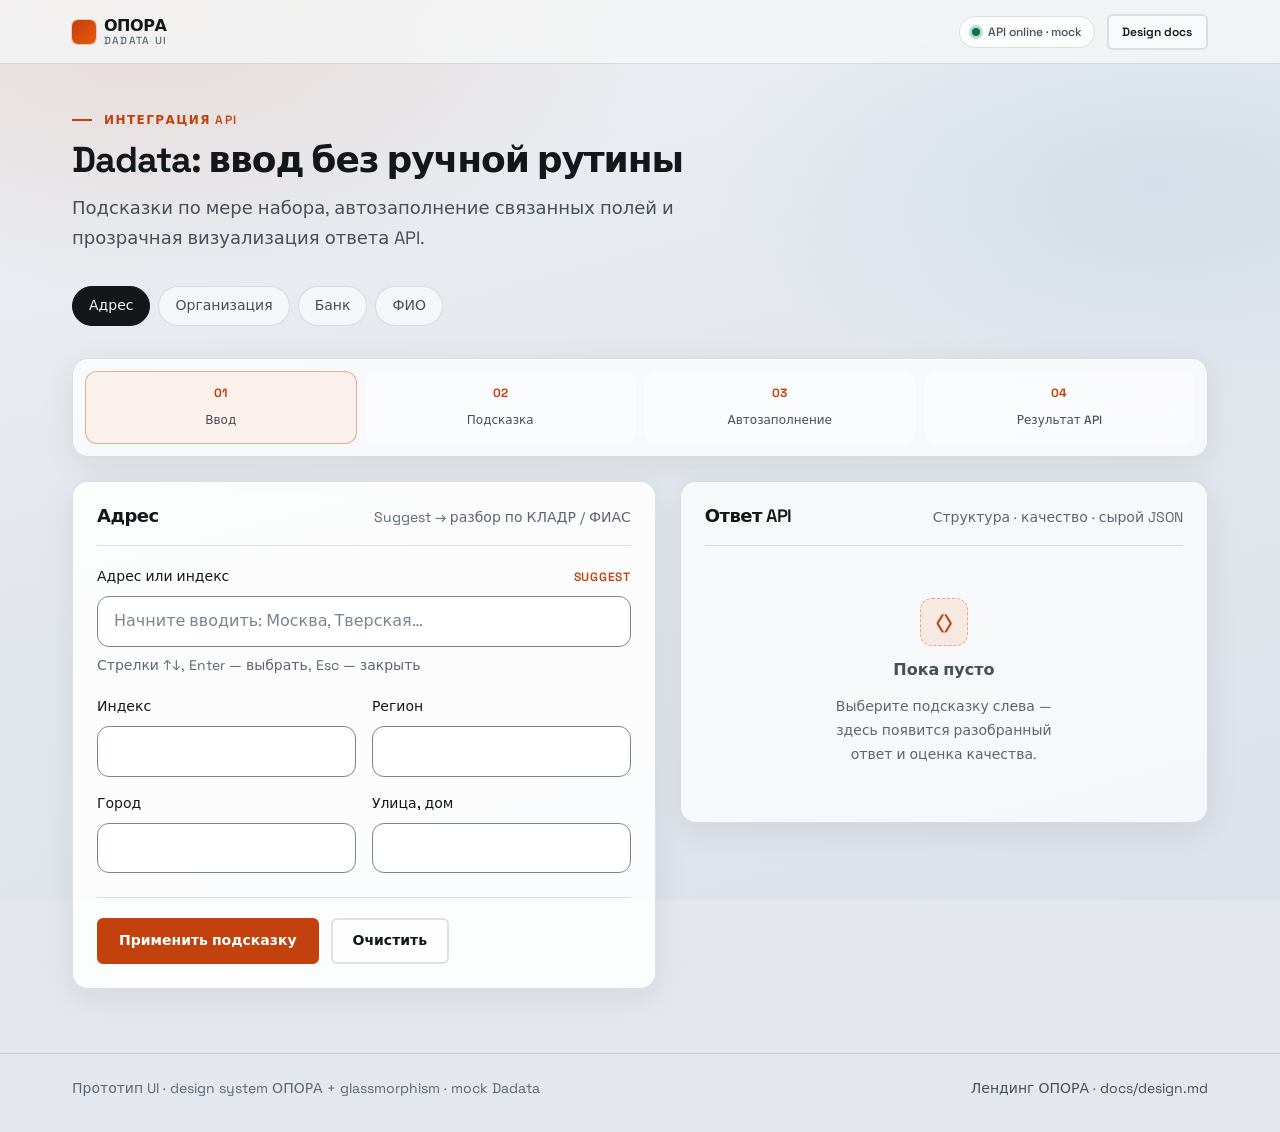
<file: design/dadata/index.html>
<!DOCTYPE html>
<html lang="ru">
<head>
  <meta charset="UTF-8">
  <meta name="viewport" content="width=device-width, initial-scale=1.0">
  <meta name="description" content="Прототип интерфейса интеграции API Dadata: автоподсказки, автозаполнение и визуализация ответа.">
  <title>Dadata — автоматизация ввода данных</title>
  <link rel="preconnect" href="https://fonts.googleapis.com">
  <link rel="preconnect" href="https://fonts.gstatic.com" crossorigin>
  <link href="https://fonts.googleapis.com/css2?family=IBM+Plex+Mono:wght@400;500&family=Space+Grotesk:wght@400;500;600;700&display=swap" rel="stylesheet">
  <link rel="stylesheet" href="css/styles.css">
</head>
<body>
  <a class="skip-link" href="#main">Перейти к содержимому</a>

  <header class="header" role="banner">
    <div class="container header__inner">
      <a class="logo" href="../index.html" aria-label="ОПОРА Design System — к лендингу">
        <span class="logo__mark" aria-hidden="true"></span>
        <span class="logo__text">
          <span class="logo__name">ОПОРА</span>
          <span class="logo__sub">Dadata UI</span>
        </span>
      </a>

      <div class="header__meta">
        <span class="status-pill" title="Статус подключения (мок)">
          <span class="status-pill__dot" aria-hidden="true"></span>
          API online · mock
        </span>
        <a class="btn btn--ghost btn--sm" href="../../docs/design.md">Design docs</a>
      </div>
    </div>
  </header>

  <main id="main" class="page">
    <div class="container">
      <header class="page__intro">
        <p class="page__eyebrow">Интеграция API</p>
        <h1 class="page__title">Dadata: ввод без ручной рутины</h1>
        <p class="page__lead">
          Подсказки по мере набора, автозаполнение связанных полей и прозрачная визуализация ответа API.
        </p>
      </header>

      <div
        class="modes"
        role="tablist"
        aria-label="Тип подсказки Dadata"
      >
        <button class="mode-tab" role="tab" id="tab-address" aria-selected="true" aria-controls="panel-form" data-mode="address" type="button">
          Адрес
        </button>
        <button class="mode-tab" role="tab" id="tab-party" aria-selected="false" aria-controls="panel-form" data-mode="party" type="button">
          Организация
        </button>
        <button class="mode-tab" role="tab" id="tab-bank" aria-selected="false" aria-controls="panel-form" data-mode="bank" type="button">
          Банк
        </button>
        <button class="mode-tab" role="tab" id="tab-fio" aria-selected="false" aria-controls="panel-form" data-mode="fio" type="button">
          ФИО
        </button>
      </div>

      <ol class="flow glass" aria-label="Сценарий автоматизации" id="flow-steps">
        <li class="flow__step is-active" data-step="1">
          <span class="flow__num">01</span>
          <span class="flow__label">Ввод</span>
        </li>
        <li class="flow__step" data-step="2">
          <span class="flow__num">02</span>
          <span class="flow__label">Подсказка</span>
        </li>
        <li class="flow__step" data-step="3">
          <span class="flow__num">03</span>
          <span class="flow__label">Автозаполнение</span>
        </li>
        <li class="flow__step" data-step="4">
          <span class="flow__num">04</span>
          <span class="flow__label">Результат API</span>
        </li>
      </ol>

      <div class="workspace">
        <!-- Input panel -->
        <section class="panel glass glass--strong" id="panel-form" role="tabpanel" aria-labelledby="tab-address">
          <div class="panel__header">
            <h2 class="panel__title" id="form-title">Адрес</h2>
            <p class="panel__hint" id="form-hint">Suggest → разбор по КЛАДР / ФИАС</p>
          </div>

          <form id="dadata-form" novalidate aria-label="Форма с автоподсказками Dadata">
            <!-- Address mode -->
            <div class="mode-fields" data-fields="address">
              <div class="field">
                <div class="field__label-row">
                  <label class="field__label" for="query-address">Адрес или индекс</label>
                  <span class="field__badge">suggest</span>
                </div>
                <div class="field__control" id="control-address">
                  <input
                    class="field__input"
                    type="text"
                    id="query-address"
                    name="address"
                    autocomplete="off"
                    aria-autocomplete="list"
                    aria-controls="suggest-address"
                    aria-expanded="false"
                    aria-describedby="help-address"
                    placeholder="Начните вводить: Москва, Тверская…"
                  >
                  <span class="field__spinner" aria-hidden="true"></span>
                  <ul
                    class="suggest"
                    id="suggest-address"
                    role="listbox"
                    aria-label="Подсказки адреса"
                    hidden
                  ></ul>
                </div>
                <p class="field__help" id="help-address">Стрелки ↑↓, Enter — выбрать, Esc — закрыть</p>
              </div>

              <div class="field-grid">
                <div class="field">
                  <label class="field__label" for="postal-code">Индекс</label>
                  <input class="field__input" type="text" id="postal-code" name="postal_code" readonly>
                </div>
                <div class="field">
                  <label class="field__label" for="region">Регион</label>
                  <input class="field__input" type="text" id="region" name="region" readonly>
                </div>
                <div class="field">
                  <label class="field__label" for="city">Город</label>
                  <input class="field__input" type="text" id="city" name="city" readonly>
                </div>
                <div class="field">
                  <label class="field__label" for="street">Улица, дом</label>
                  <input class="field__input" type="text" id="street" name="street" readonly>
                </div>
              </div>
            </div>

            <!-- Party mode -->
            <div class="mode-fields" data-fields="party" hidden>
              <div class="field">
                <div class="field__label-row">
                  <label class="field__label" for="query-party">ИНН, ОГРН или название</label>
                  <span class="field__badge">party</span>
                </div>
                <div class="field__control" id="control-party">
                  <input
                    class="field__input"
                    type="text"
                    id="query-party"
                    name="party"
                    autocomplete="off"
                    aria-autocomplete="list"
                    aria-controls="suggest-party"
                    aria-expanded="false"
                    aria-describedby="help-party"
                    placeholder="ООО «Пример» или 7707083893"
                  >
                  <span class="field__spinner" aria-hidden="true"></span>
                  <ul class="suggest" id="suggest-party" role="listbox" aria-label="Подсказки организаций" hidden></ul>
                </div>
                <p class="field__help" id="help-party">Поиск по названию, ИНН или ОГРН</p>
              </div>

              <div class="field-grid">
                <div class="field">
                  <label class="field__label" for="inn">ИНН</label>
                  <input class="field__input" type="text" id="inn" name="inn" readonly>
                </div>
                <div class="field">
                  <label class="field__label" for="ogrn">ОГРН</label>
                  <input class="field__input" type="text" id="ogrn" name="ogrn" readonly>
                </div>
                <div class="field">
                  <label class="field__label" for="legal-name">Краткое название</label>
                  <input class="field__input" type="text" id="legal-name" name="legal_name" readonly>
                </div>
                <div class="field">
                  <label class="field__label" for="legal-address">Юр. адрес</label>
                  <input class="field__input" type="text" id="legal-address" name="legal_address" readonly>
                </div>
              </div>
            </div>

            <!-- Bank mode -->
            <div class="mode-fields" data-fields="bank" hidden>
              <div class="field">
                <div class="field__label-row">
                  <label class="field__label" for="query-bank">БИК или название банка</label>
                  <span class="field__badge">bank</span>
                </div>
                <div class="field__control" id="control-bank">
                  <input
                    class="field__input"
                    type="text"
                    id="query-bank"
                    name="bank"
                    autocomplete="off"
                    aria-autocomplete="list"
                    aria-controls="suggest-bank"
                    aria-expanded="false"
                    placeholder="044525225 или Сбербанк"
                  >
                  <span class="field__spinner" aria-hidden="true"></span>
                  <ul class="suggest" id="suggest-bank" role="listbox" aria-label="Подсказки банков" hidden></ul>
                </div>
              </div>

              <div class="field-grid">
                <div class="field">
                  <label class="field__label" for="bic">БИК</label>
                  <input class="field__input" type="text" id="bic" name="bic" readonly>
                </div>
                <div class="field">
                  <label class="field__label" for="swift">SWIFT</label>
                  <input class="field__input" type="text" id="swift" name="swift" readonly>
                </div>
                <div class="field">
                  <label class="field__label" for="bank-name">Банк</label>
                  <input class="field__input" type="text" id="bank-name" name="bank_name" readonly>
                </div>
                <div class="field">
                  <label class="field__label" for="corr-account">Корр. счёт</label>
                  <input class="field__input" type="text" id="corr-account" name="corr_account" readonly>
                </div>
              </div>
            </div>

            <!-- FIO mode -->
            <div class="mode-fields" data-fields="fio" hidden>
              <div class="field">
                <div class="field__label-row">
                  <label class="field__label" for="query-fio">ФИО</label>
                  <span class="field__badge">fio</span>
                </div>
                <div class="field__control" id="control-fio">
                  <input
                    class="field__input"
                    type="text"
                    id="query-fio"
                    name="fio"
                    autocomplete="off"
                    aria-autocomplete="list"
                    aria-controls="suggest-fio"
                    aria-expanded="false"
                    placeholder="Иванов Иван Иванович"
                  >
                  <span class="field__spinner" aria-hidden="true"></span>
                  <ul class="suggest" id="suggest-fio" role="listbox" aria-label="Подсказки ФИО" hidden></ul>
                </div>
              </div>

              <div class="field-grid">
                <div class="field">
                  <label class="field__label" for="surname">Фамилия</label>
                  <input class="field__input" type="text" id="surname" name="surname" readonly>
                </div>
                <div class="field">
                  <label class="field__label" for="name">Имя</label>
                  <input class="field__input" type="text" id="name" name="name" readonly>
                </div>
                <div class="field">
                  <label class="field__label" for="patronymic">Отчество</label>
                  <input class="field__input" type="text" id="patronymic" name="patronymic" readonly>
                </div>
                <div class="field">
                  <label class="field__label" for="gender">Пол</label>
                  <input class="field__input" type="text" id="gender" name="gender" readonly>
                </div>
              </div>
            </div>

            <div class="form-actions">
              <button class="btn btn--primary" type="submit" id="btn-apply">Применить подсказку</button>
              <button class="btn btn--ghost" type="reset" id="btn-reset">Очистить</button>
            </div>
          </form>
        </section>

        <!-- Results panel -->
        <aside class="panel panel--results glass" aria-labelledby="results-title">
          <div class="panel__header">
            <h2 class="panel__title" id="results-title">Ответ API</h2>
            <p class="panel__hint">Структура · качество · сырой JSON</p>
          </div>

          <div class="result-empty" id="result-empty">
            <div class="result-empty__icon" aria-hidden="true">⟨⟩</div>
            <p class="result-empty__title">Пока пусто</p>
            <p class="result-empty__text">
              Выберите подсказку слева — здесь появится разобранный ответ и оценка качества.
            </p>
          </div>

          <div class="result" id="result-panel" hidden>
            <div class="result__summary">
              <p class="result__value" id="result-value">—</p>
              <div class="result__meta" id="result-meta" aria-live="polite"></div>
            </div>

            <div class="confidence" aria-label="Уверенность распознавания">
              <div class="confidence__label">
                <span>Уверенность</span>
                <span id="confidence-pct">0%</span>
              </div>
              <div class="confidence__track" role="presentation">
                <div class="confidence__fill" id="confidence-fill"></div>
              </div>
            </div>

            <dl class="kv-list" id="result-kv"></dl>

            <div class="raw">
              <button
                class="raw__toggle"
                type="button"
                id="raw-toggle"
                aria-expanded="false"
                aria-controls="raw-panel"
              >
                <svg class="raw__toggle-icon" viewBox="0 0 16 16" fill="none" stroke="currentColor" stroke-width="2" aria-hidden="true">
                  <path d="M6 3l5 5-5 5"/>
                </svg>
                Показать JSON
              </button>
              <div class="raw__panel" id="raw-panel" hidden>
                <pre class="raw__code" id="raw-code" tabindex="0"></pre>
              </div>
            </div>
          </div>
        </aside>
      </div>
    </div>
  </main>

  <footer class="footer" role="contentinfo">
    <div class="container footer__inner">
      <p>Прототип UI · design system ОПОРА + glassmorphism · mock Dadata</p>
      <p>
        <a href="../index.html">Лендинг ОПОРА</a>
        ·
        <a href="../../docs/design.md">docs/design.md</a>
      </p>
    </div>
  </footer>

  <div class="live-status" id="live-status" role="status" aria-live="polite" aria-atomic="true"></div>

  <script src="js/main.js" defer></script>
</body>
</html>
</file>
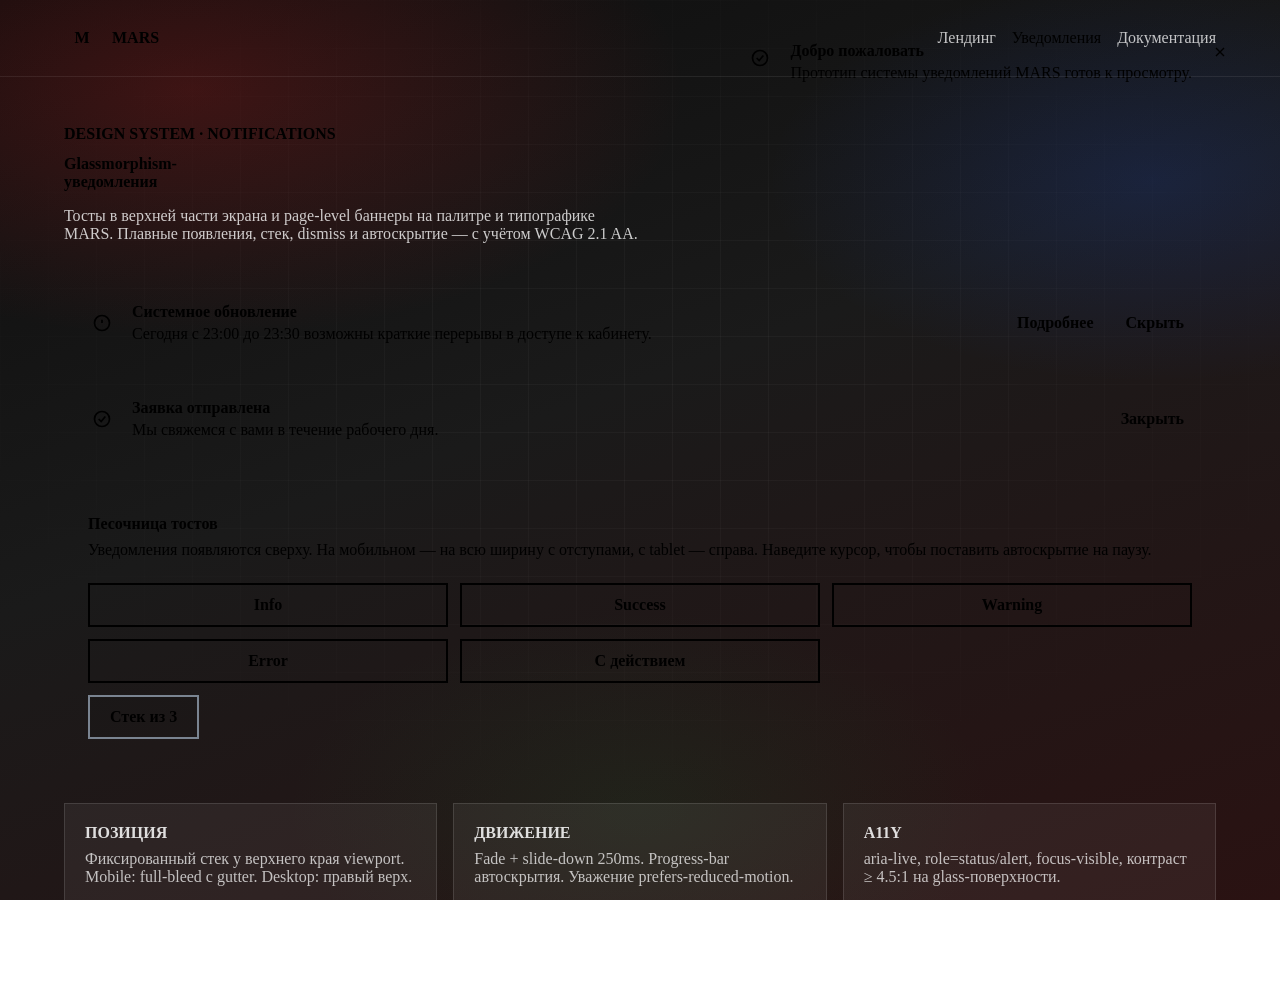
<file: design/notifications.html>
<!DOCTYPE html>
<html lang="ru">
<head>
  <meta charset="UTF-8">
  <meta name="viewport" content="width=device-width, initial-scale=1.0">
  <meta name="description" content="Прототип системы уведомлений MARS в стиле glassmorphism. Тосты, баннеры, адаптивность, WCAG 2.1 AA.">
  <title>Система уведомлений · MARS Design</title>
  <link rel="stylesheet" href="css/notifications.css">
</head>
<body>
  <a class="skip-link" href="#main">Перейти к содержимому</a>

  <div class="demo-page">
    <div class="demo-page__bg" aria-hidden="true"></div>

    <!-- Live region: top-of-viewport toast stack -->
    <div
      class="toast-region"
      id="toast-region"
      role="region"
      aria-label="Уведомления"
      aria-live="polite"
      aria-relevant="additions text"
    ></div>

    <div class="demo-page__content">
      <header class="demo-header">
        <div class="container demo-header__inner">
          <a class="demo-logo" href="index.html" aria-label="MARS — на лендинг">
            <span class="demo-logo__mark" aria-hidden="true">M</span>
            <span>MARS</span>
          </a>
          <nav class="demo-header__nav" aria-label="Дизайн-прототипы">
            <a class="demo-header__link" href="index.html">Лендинг</a>
            <a class="demo-header__link" href="notifications.html" aria-current="page">Уведомления</a>
            <a class="demo-header__link" href="../docs/design.md">Документация</a>
          </nav>
        </div>
      </header>

      <main id="main">
        <section class="demo-hero" aria-labelledby="hero-title">
          <div class="container">
            <span class="demo-hero__eyebrow">Design system · Notifications</span>
            <h1 class="demo-hero__title" id="hero-title">Glassmorphism-уведомления</h1>
            <p class="demo-hero__lead">
              Тосты в верхней части экрана и page-level баннеры на палитре и типографике MARS.
              Плавные появления, стек, dismiss и автоскрытие — с учётом WCAG 2.1 AA.
            </p>

            <!-- Static banner examples (page-level, top of content) -->
            <div class="banner-stack" aria-label="Примеры баннеров">
              <aside class="banner banner--info" role="status">
                <div class="banner__row">
                  <div class="banner__icon" aria-hidden="true">
                    <svg viewBox="0 0 24 24" fill="none" stroke="currentColor" stroke-width="2">
                      <circle cx="12" cy="12" r="9"/>
                      <path d="M12 8v4M12 16h.01"/>
                    </svg>
                  </div>
                  <div>
                    <h2 class="banner__title">Системное обновление</h2>
                    <p class="banner__text">Сегодня с 23:00 до 23:30 возможны краткие перерывы в доступе к кабинету.</p>
                  </div>
                  <div class="banner__actions">
                    <button class="toast__action toast__action--primary" type="button" data-demo="info">Подробнее</button>
                    <button class="toast__action" type="button" data-dismiss-banner>Скрыть</button>
                  </div>
                </div>
              </aside>

              <aside class="banner banner--success" role="status" hidden data-demo-banner="success">
                <div class="banner__row">
                  <div class="banner__icon" aria-hidden="true">
                    <svg viewBox="0 0 24 24" fill="none" stroke="currentColor" stroke-width="2">
                      <circle cx="12" cy="12" r="9"/>
                      <path d="M8 12l3 3 5-6"/>
                    </svg>
                  </div>
                  <div>
                    <h2 class="banner__title">Заявка отправлена</h2>
                    <p class="banner__text">Мы свяжемся с вами в течение рабочего дня.</p>
                  </div>
                  <div class="banner__actions">
                    <button class="toast__action" type="button" data-dismiss-banner>Закрыть</button>
                  </div>
                </div>
              </aside>
            </div>

            <div class="playground">
              <h2 class="playground__title">Песочница тостов</h2>
              <p class="playground__hint">
                Уведомления появляются сверху. На мобильном — на всю ширину с отступами, с tablet — справа.
                Наведите курсор, чтобы поставить автоскрытие на паузу.
              </p>
              <div class="playground__grid">
                <button class="btn btn--info" type="button" data-toast="info">Info</button>
                <button class="btn btn--success" type="button" data-toast="success">Success</button>
                <button class="btn btn--warning" type="button" data-toast="warning">Warning</button>
                <button class="btn btn--error" type="button" data-toast="error">Error</button>
                <button class="btn btn--primary" type="button" data-toast="action">С действием</button>
                <button class="btn btn--ghost" type="button" data-toast="stack">Стек из 3</button>
              </div>
            </div>

            <ul class="specs">
              <li class="spec-card">
                <span class="spec-card__label">Позиция</span>
                <p class="spec-card__text">Фиксированный стек у верхнего края viewport. Mobile: full-bleed с gutter. Desktop: правый верх.</p>
              </li>
              <li class="spec-card">
                <span class="spec-card__label">Движение</span>
                <p class="spec-card__text">Fade + slide-down 250ms. Progress-bar автоскрытия. Уважение prefers-reduced-motion.</p>
              </li>
              <li class="spec-card">
                <span class="spec-card__label">A11y</span>
                <p class="spec-card__text">aria-live, role=status/alert, focus-visible, контраст ≥ 4.5:1 на glass-поверхности.</p>
              </li>
            </ul>
          </div>
        </section>
      </main>
    </div>
  </div>

  <script src="js/notifications.js" defer></script>
</body>
</html>
</file>
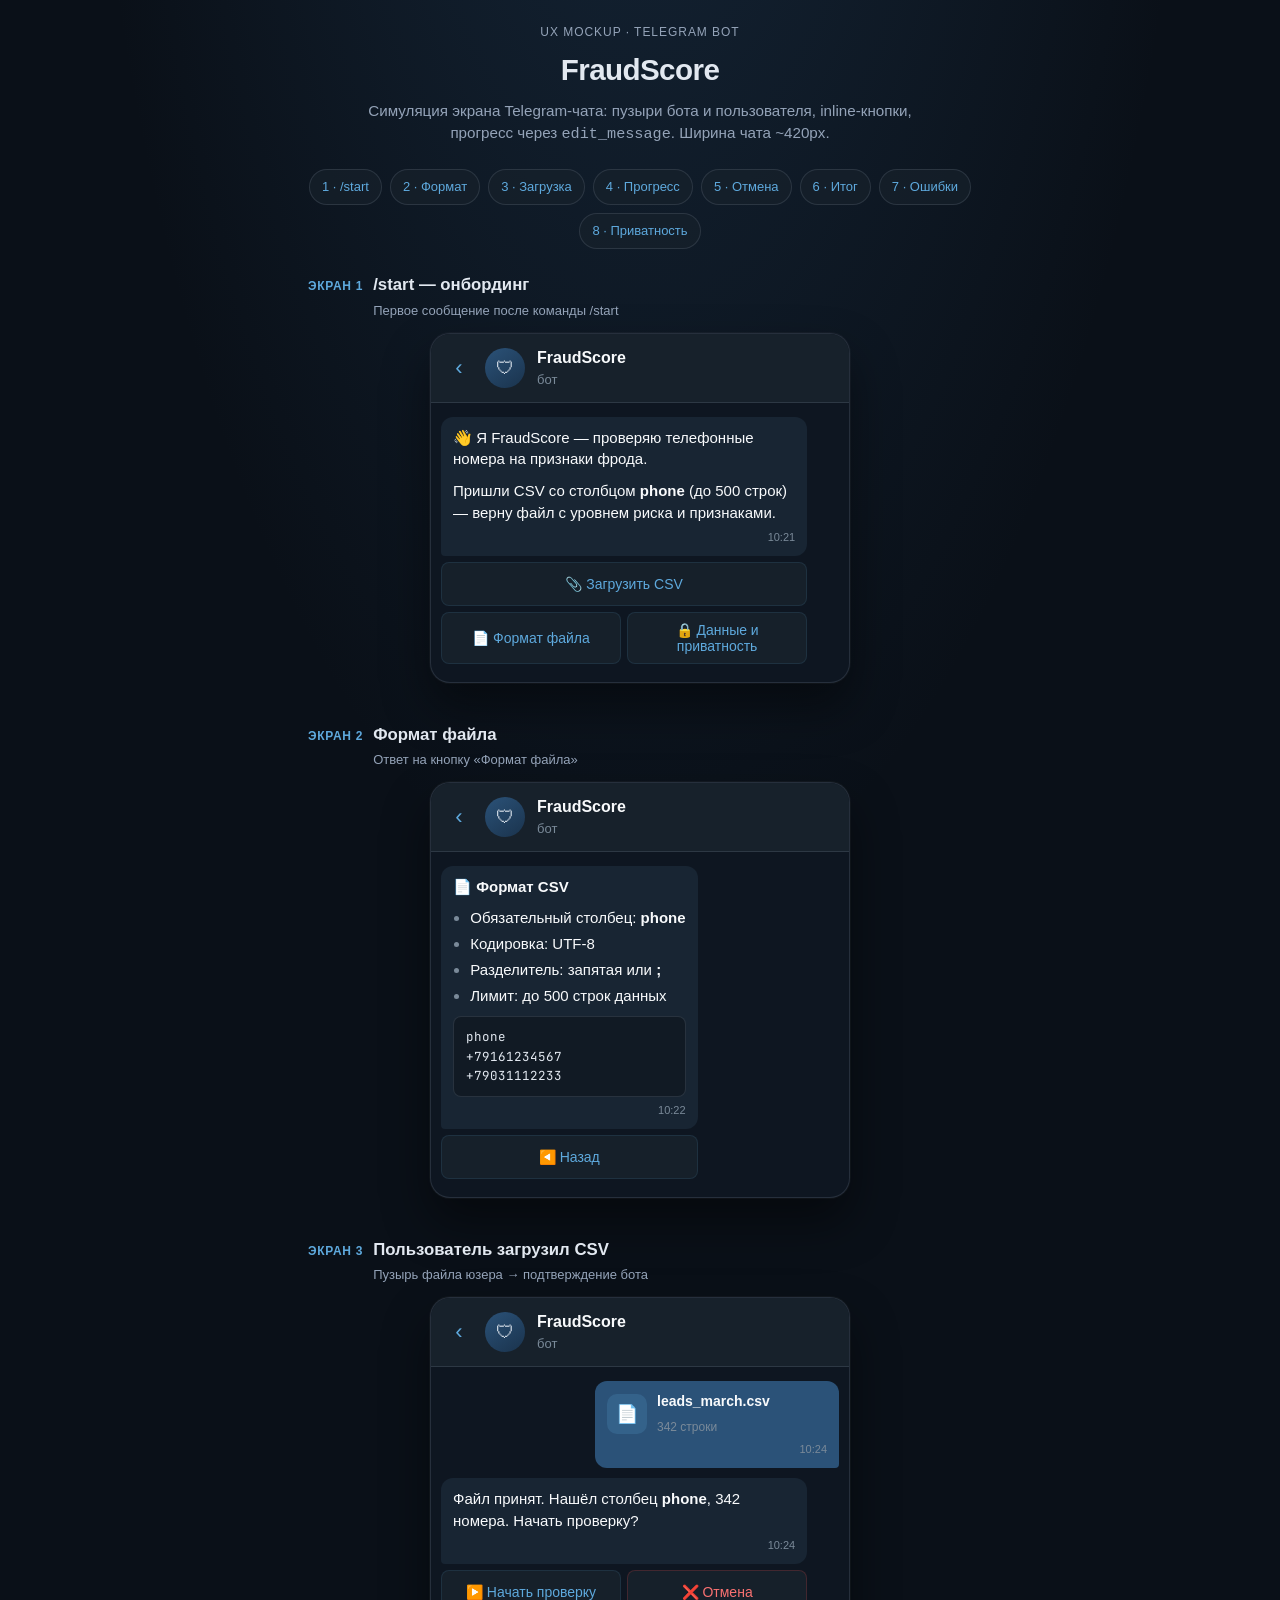
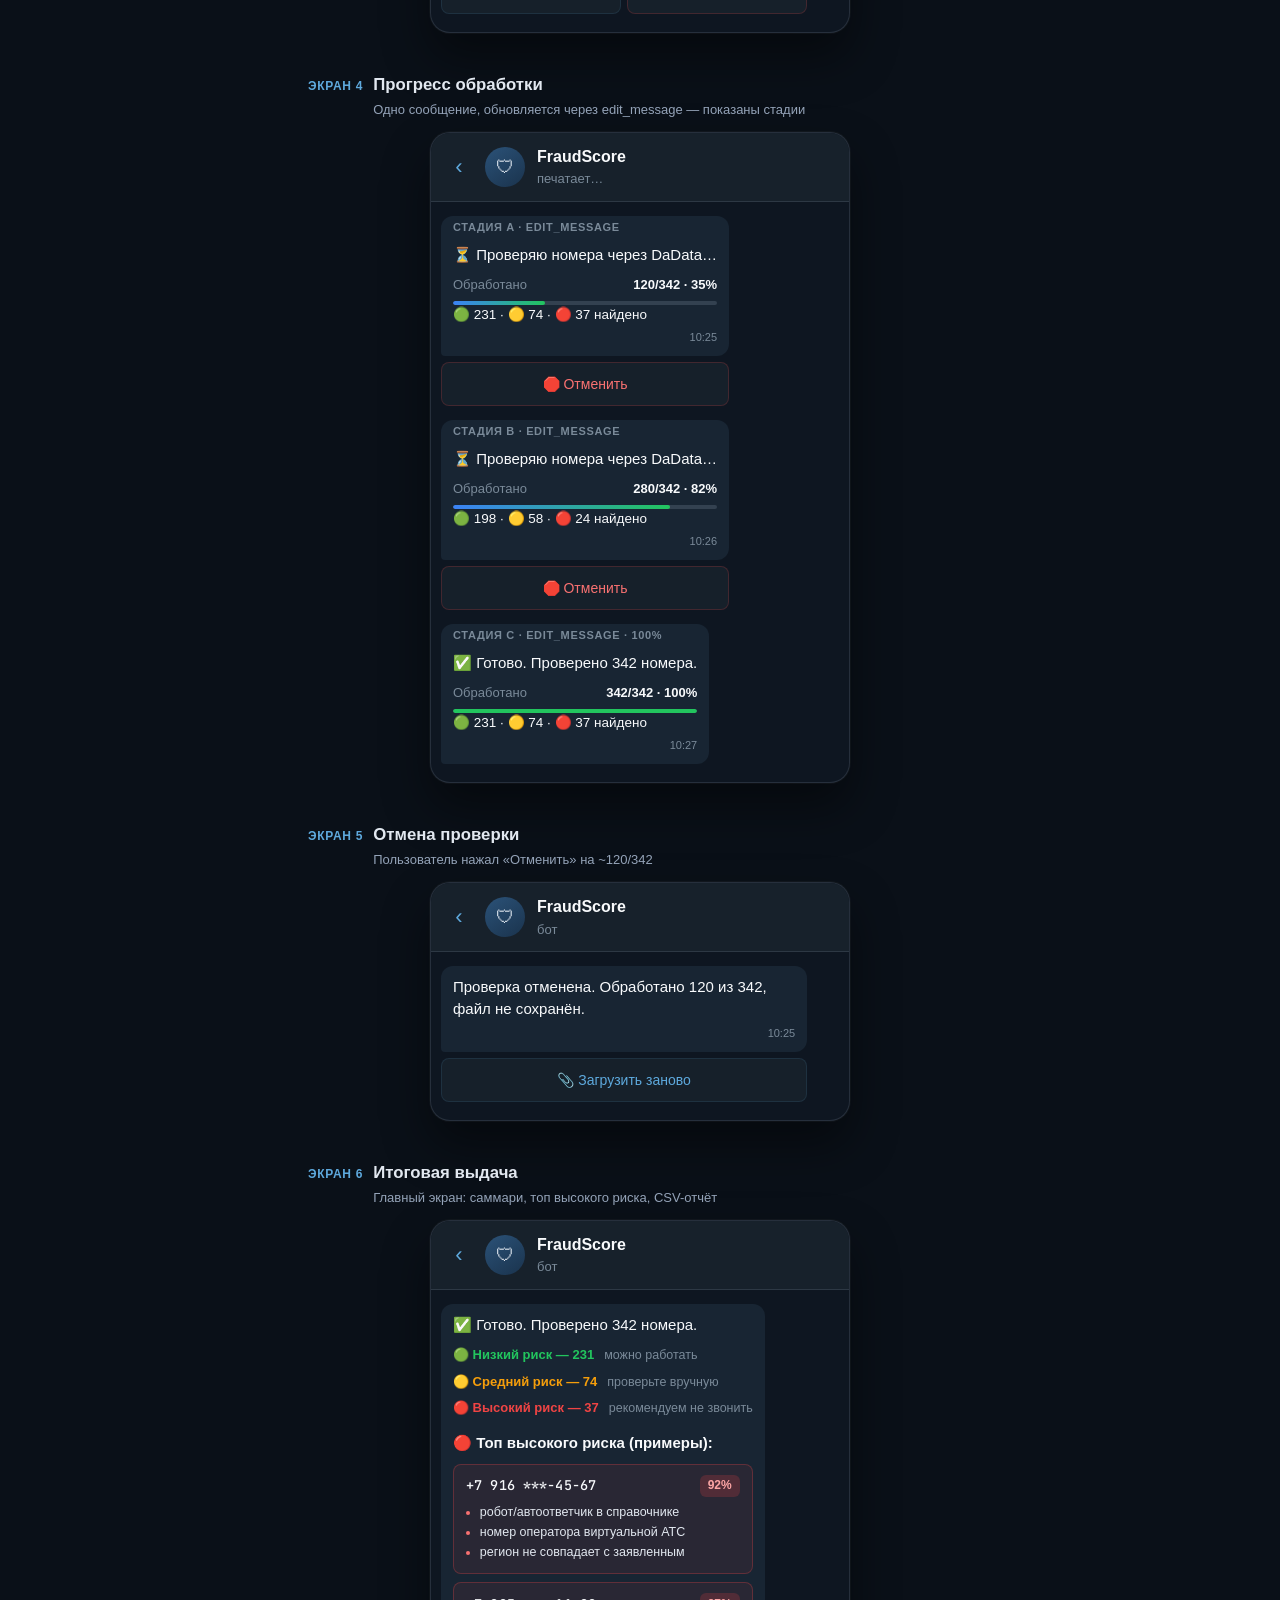
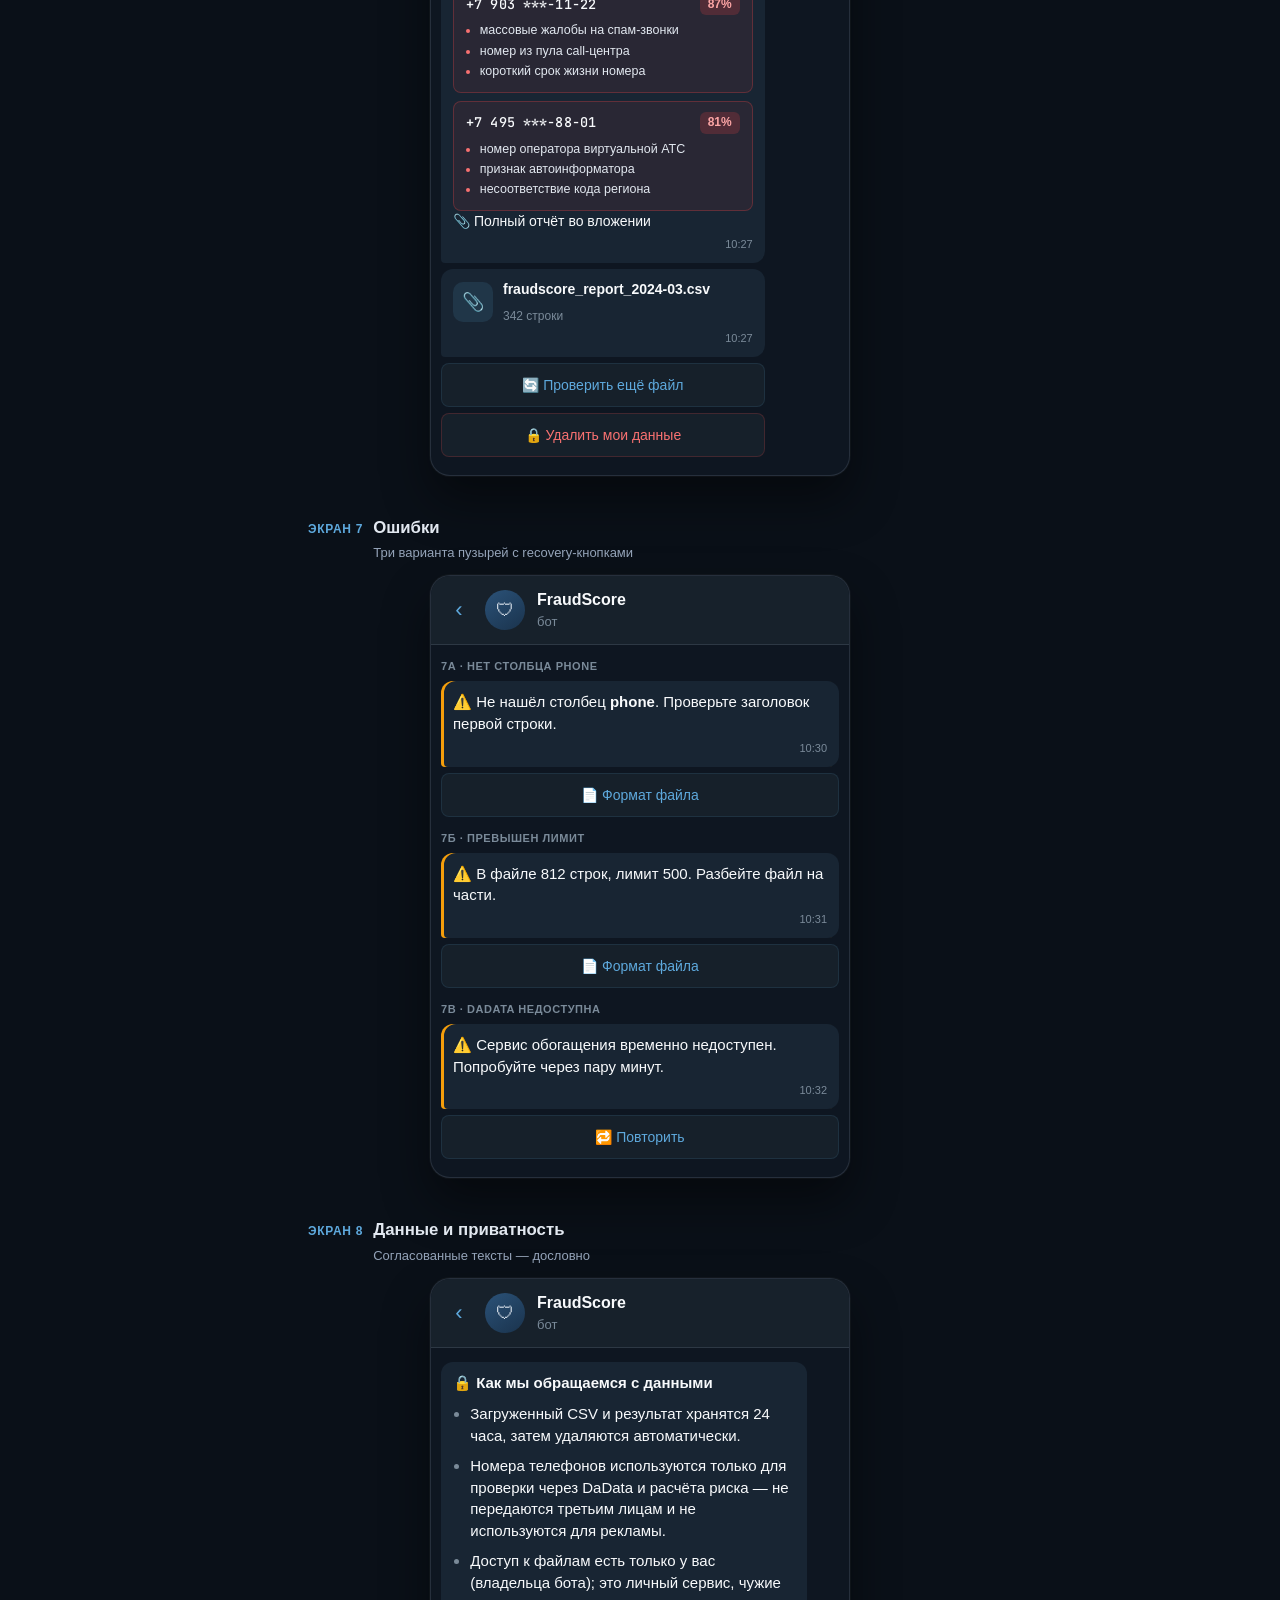
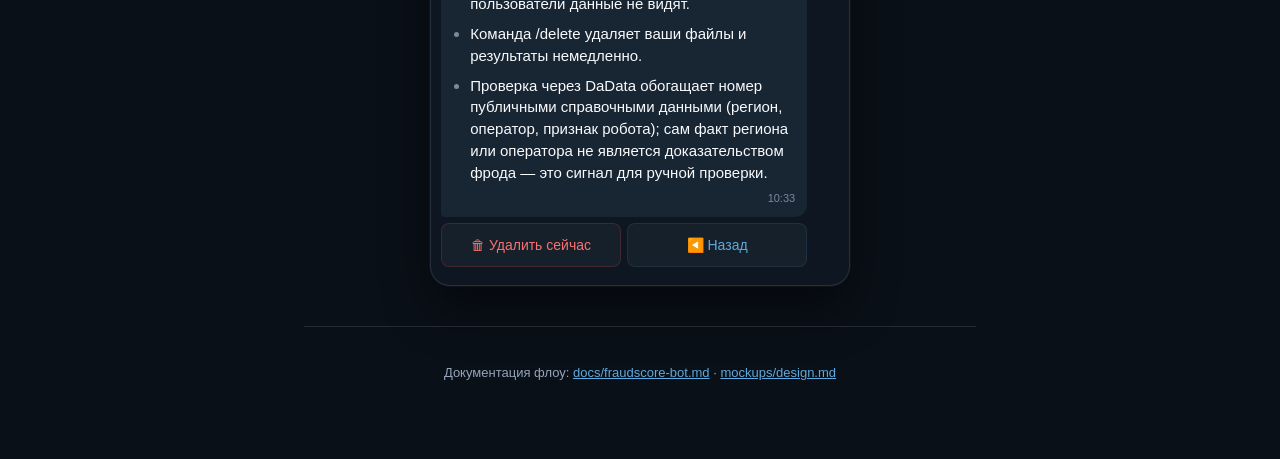
<file: mockups/fraudscore-bot.html>
<!DOCTYPE html>
<html lang="ru">
<head>
  <meta charset="UTF-8">
  <meta name="viewport" content="width=device-width, initial-scale=1.0">
  <meta name="description" content="UX-прототип Telegram-бота FraudScore — антифрод-скоринг телефонных номеров.">
  <title>FraudScore — Telegram Bot UX Mockup</title>
  <link rel="preconnect" href="https://fonts.googleapis.com">
  <link rel="preconnect" href="https://fonts.gstatic.com" crossorigin>
  <link href="https://fonts.googleapis.com/css2?family=JetBrains+Mono:wght@400;500&display=swap" rel="stylesheet">
  <style>
    :root {
      /* Telegram dark theme */
      --tg-bg: #0E1621;
      --tg-bg-elevated: #17212B;
      --tg-bubble-bot: #182533;
      --tg-bubble-user: #2B5278;
      --tg-text: #F8FAFC;
      --tg-muted: #7A8A99;
      --tg-link: #5EA9DD;
      --tg-header: #17212B;
      --tg-border: rgba(122, 138, 153, 0.22);

      /* Status */
      --status-green: #22C55E;
      --status-amber: #F59E0B;
      --status-red: #EF4444;

      /* Page chrome (outside chat) */
      --page-bg: #0A1018;
      --page-text: #E2E8F0;
      --page-muted: #94A3B8;
      --accent: #5EA9DD;
      --screen-label: #94A3B8;

      /* Layout */
      --chat-width: 420px;
      --radius-bubble: 12px;
      --radius-btn: 8px;
      --touch-min: 44px;
      --space-xs: 4px;
      --space-sm: 8px;
      --space-md: 12px;
      --space-lg: 16px;
      --space-xl: 24px;

      --font-body: -apple-system, BlinkMacSystemFont, "SF Pro Text", "Segoe UI", Roboto, Helvetica, Arial, sans-serif;
      --font-mono: "JetBrains Mono", ui-monospace, SFMono-Regular, Menlo, Consolas, monospace;
    }

    *, *::before, *::after { box-sizing: border-box; }

    html {
      scroll-behavior: smooth;
    }

    body {
      margin: 0;
      font-family: var(--font-body);
      font-size: 15px;
      line-height: 1.45;
      color: var(--page-text);
      background:
        radial-gradient(ellipse 80% 50% at 50% -10%, rgba(43, 82, 120, 0.35), transparent 55%),
        var(--page-bg);
      min-height: 100vh;
    }

    .skip-link {
      position: absolute;
      left: -9999px;
      top: 0;
      z-index: 100;
      padding: 12px 16px;
      background: var(--accent);
      color: #0A1018;
      font-weight: 600;
      text-decoration: none;
    }
    .skip-link:focus {
      left: 12px;
      top: 12px;
    }

    .page {
      max-width: 720px;
      margin: 0 auto;
      padding: var(--space-xl) var(--space-md) 64px;
    }

    .page__header {
      margin-bottom: var(--space-xl);
      text-align: center;
    }

    .page__eyebrow {
      margin: 0 0 var(--space-sm);
      font-size: 12px;
      letter-spacing: 0.08em;
      text-transform: uppercase;
      color: var(--page-muted);
    }

    .page__title {
      margin: 0 0 var(--space-sm);
      font-size: clamp(1.5rem, 4vw, 1.85rem);
      font-weight: 700;
      letter-spacing: -0.02em;
      color: var(--page-text);
    }

    .page__lead {
      margin: 0 auto;
      max-width: 36em;
      color: var(--page-muted);
      font-size: 0.95rem;
    }

    .toc {
      display: flex;
      flex-wrap: wrap;
      gap: 8px;
      justify-content: center;
      margin: var(--space-xl) 0;
      padding: 0;
      list-style: none;
    }

    .toc a {
      display: inline-flex;
      align-items: center;
      min-height: 36px;
      padding: 6px 12px;
      border-radius: 999px;
      border: 1px solid var(--tg-border);
      background: rgba(23, 33, 43, 0.7);
      color: var(--accent);
      text-decoration: none;
      font-size: 13px;
    }
    .toc a:hover,
    .toc a:focus-visible {
      background: rgba(94, 169, 221, 0.15);
      outline: 2px solid var(--accent);
      outline-offset: 2px;
    }

    /* —— Screen card —— */
    .screen {
      margin-bottom: 40px;
    }

    .screen__label {
      display: flex;
      align-items: baseline;
      gap: 10px;
      margin: 0 0 12px;
      padding: 0 4px;
    }

    .screen__num {
      font-size: 12px;
      font-weight: 700;
      letter-spacing: 0.06em;
      text-transform: uppercase;
      color: var(--accent);
      white-space: nowrap;
    }

    .screen__title {
      margin: 0;
      font-size: 1.05rem;
      font-weight: 600;
      color: var(--page-text);
    }

    .screen__note {
      margin: 4px 0 0;
      font-size: 13px;
      color: var(--page-muted);
    }

    /* —— Phone / chat frame —— */
    .phone {
      width: 100%;
      max-width: var(--chat-width);
      margin: 0 auto;
      background: var(--tg-bg);
      border: 1px solid var(--tg-border);
      border-radius: 20px;
      overflow: hidden;
      box-shadow:
        0 0 0 1px rgba(255, 255, 255, 0.03),
        0 24px 48px rgba(0, 0, 0, 0.45);
    }

    .chat-header {
      display: flex;
      align-items: center;
      gap: 12px;
      padding: 12px 14px;
      background: var(--tg-header);
      border-bottom: 1px solid var(--tg-border);
    }

    .chat-header__back {
      color: var(--tg-link);
      font-size: 22px;
      line-height: 1;
      width: 28px;
      text-align: center;
      user-select: none;
    }

    .chat-header__avatar {
      width: 40px;
      height: 40px;
      border-radius: 50%;
      background: linear-gradient(145deg, #2B5278, #1a334d);
      display: grid;
      place-items: center;
      font-size: 18px;
      flex-shrink: 0;
    }

    .chat-header__meta {
      min-width: 0;
      flex: 1;
    }

    .chat-header__name {
      margin: 0;
      font-size: 16px;
      font-weight: 600;
      color: var(--tg-text);
    }

    .chat-header__status {
      margin: 2px 0 0;
      font-size: 13px;
      color: var(--tg-muted);
    }

    .chat {
      padding: 14px 10px 18px;
      display: flex;
      flex-direction: column;
      gap: 10px;
      min-height: 120px;
    }

    /* —— Bubbles —— */
    .row {
      display: flex;
      flex-direction: column;
      max-width: 92%;
    }
    .row--bot { align-self: flex-start; align-items: flex-start; }
    .row--user { align-self: flex-end; align-items: flex-end; }

    .bubble {
      position: relative;
      padding: 10px 12px;
      border-radius: var(--radius-bubble);
      color: var(--tg-text);
      word-wrap: break-word;
    }

    .bubble--bot {
      background: var(--tg-bubble-bot);
      border-bottom-left-radius: 4px;
    }

    .bubble--user {
      background: var(--tg-bubble-user);
      border-bottom-right-radius: 4px;
    }

    .bubble__text {
      margin: 0;
      white-space: pre-wrap;
    }

    .bubble__text + .bubble__text,
    .bubble__text + .legend,
    .bubble__text + .risk-list,
    .bubble__text + .code-preview,
    .bubble__text + .progress,
    .bubble__text + .status-line,
    .bubble__text + .attach-hint {
      margin-top: 10px;
    }

    .bubble__time {
      display: block;
      margin-top: 6px;
      font-size: 11px;
      color: var(--tg-muted);
      text-align: right;
    }

    .bubble p { margin: 0; }
    .bubble p + p { margin-top: 8px; }

    .bubble strong { font-weight: 600; }

    /* —— File attachment bubble —— */
    .file-card {
      display: flex;
      align-items: center;
      gap: 10px;
      min-width: 220px;
    }

    .file-card__icon {
      width: 40px;
      height: 40px;
      border-radius: 10px;
      background: rgba(94, 169, 221, 0.18);
      color: var(--tg-link);
      display: grid;
      place-items: center;
      font-size: 18px;
      flex-shrink: 0;
    }

    .file-card__name {
      margin: 0;
      font-weight: 600;
      font-size: 14px;
      color: var(--tg-text);
    }

    .file-card__meta {
      margin: 2px 0 0;
      font-size: 12px;
      color: var(--tg-muted);
    }

    .bubble--bot .file-card__icon {
      background: rgba(94, 169, 221, 0.12);
    }

    /* —— Monospace CSV preview —— */
    .code-preview {
      margin: 10px 0 0;
      padding: 10px 12px;
      border-radius: 8px;
      background: rgba(0, 0, 0, 0.28);
      border: 1px solid var(--tg-border);
      font-family: var(--font-mono);
      font-size: 12.5px;
      line-height: 1.55;
      color: #E2E8F0;
      overflow-x: auto;
      white-space: pre;
    }

    .format-list {
      margin: 10px 0 0;
      padding-left: 1.15em;
      color: var(--tg-text);
    }
    .format-list li { margin-bottom: 4px; }
    .format-list li::marker { color: var(--tg-muted); }

    /* —— Inline keyboard —— */
    .keyboard {
      display: flex;
      flex-direction: column;
      gap: 6px;
      width: 100%;
      margin-top: 6px;
    }

    .keyboard__row {
      display: flex;
      gap: 6px;
      width: 100%;
    }

    .btn-inline {
      flex: 1;
      display: inline-flex;
      align-items: center;
      justify-content: center;
      gap: 6px;
      min-height: var(--touch-min);
      padding: 10px 12px;
      border: none;
      border-radius: var(--radius-btn);
      background: rgba(23, 33, 43, 0.92);
      color: var(--tg-link);
      font-family: inherit;
      font-size: 14px;
      font-weight: 500;
      text-align: center;
      cursor: default;
      box-shadow: inset 0 0 0 1px rgba(94, 169, 221, 0.12);
      transition: background 0.15s ease;
    }

    .btn-inline:hover,
    .btn-inline:focus-visible {
      background: rgba(94, 169, 221, 0.14);
      outline: 2px solid var(--accent);
      outline-offset: 1px;
    }

    .btn-inline--danger {
      color: #F87171;
      box-shadow: inset 0 0 0 1px rgba(239, 68, 68, 0.2);
    }

    /* —— Progress —— */
    .progress {
      margin-top: 10px;
    }

    .progress__meta {
      display: flex;
      justify-content: space-between;
      align-items: baseline;
      gap: 8px;
      margin-bottom: 6px;
      font-size: 13px;
      color: var(--tg-muted);
    }

    .progress__meta strong {
      color: var(--tg-text);
      font-weight: 600;
      font-variant-numeric: tabular-nums;
    }

    .progress__track {
      height: 4px;
      border-radius: 999px;
      background: rgba(122, 138, 153, 0.28);
      overflow: hidden;
    }

    .progress__fill {
      height: 100%;
      border-radius: inherit;
      background: linear-gradient(90deg, #3B82F6, var(--status-green));
      transition: width 0.3s ease;
    }

    .progress__fill--done {
      background: var(--status-green);
    }

    .status-line {
      margin-top: 10px;
      font-size: 13.5px;
      font-variant-numeric: tabular-nums;
      color: var(--tg-text);
    }

    .stage {
      padding-top: 4px;
    }

    .stage + .stage {
      margin-top: 14px;
      padding-top: 14px;
      border-top: 1px dashed var(--tg-border);
    }

    .stage__label {
      margin: 0 0 8px;
      font-size: 11px;
      font-weight: 700;
      letter-spacing: 0.06em;
      text-transform: uppercase;
      color: var(--tg-muted);
    }

    /* —— Legend / risk summary —— */
    .legend {
      margin: 10px 0 0;
      padding: 0;
      list-style: none;
      display: flex;
      flex-direction: column;
      gap: 8px;
    }

    .legend__item {
      display: grid;
      grid-template-columns: auto 1fr;
      gap: 2px 10px;
      align-items: baseline;
    }

    .legend__badge {
      font-size: 13px;
      font-weight: 600;
      font-variant-numeric: tabular-nums;
      white-space: nowrap;
    }

    .legend__hint {
      grid-column: 2;
      font-size: 12.5px;
      color: var(--tg-muted);
    }

    .text-green { color: var(--status-green); }
    .text-amber { color: var(--status-amber); }
    .text-red { color: var(--status-red); }

    /* —— High-risk number cards —— */
    .risk-list {
      margin: 10px 0 0;
      display: flex;
      flex-direction: column;
      gap: 8px;
    }

    .risk-card {
      padding: 10px 12px;
      border-radius: 8px;
      background: rgba(239, 68, 68, 0.08);
      border: 1px solid rgba(239, 68, 68, 0.28);
    }

    .risk-card__top {
      display: flex;
      align-items: center;
      justify-content: space-between;
      gap: 8px;
      margin-bottom: 6px;
    }

    .risk-card__phone {
      margin: 0;
      font-family: var(--font-mono);
      font-size: 13.5px;
      font-weight: 500;
      color: var(--tg-text);
      letter-spacing: 0.01em;
    }

    .risk-badge {
      display: inline-flex;
      align-items: center;
      min-height: 22px;
      padding: 2px 8px;
      border-radius: 6px;
      background: rgba(239, 68, 68, 0.2);
      color: #FCA5A5;
      font-size: 12px;
      font-weight: 700;
      font-variant-numeric: tabular-nums;
      white-space: nowrap;
    }

    .risk-card__signals {
      margin: 0;
      padding-left: 1.1em;
      font-size: 12.5px;
      color: #E2E8F0;
    }

    .risk-card__signals li {
      margin-bottom: 2px;
    }
    .risk-card__signals li::marker {
      color: #F87171;
    }

    .attach-hint {
      margin-top: 12px;
      font-size: 14px;
      color: var(--tg-text);
    }

    .privacy-list {
      margin: 10px 0 0;
      padding-left: 1.15em;
      color: var(--tg-text);
    }
    .privacy-list li {
      margin-bottom: 8px;
    }
    .privacy-list li::marker {
      color: var(--tg-muted);
    }

    .bubble--error {
      box-shadow: inset 3px 0 0 var(--status-amber);
    }

    .error-stack {
      display: flex;
      flex-direction: column;
      gap: 14px;
    }

    .error-stack__label {
      margin: 0 0 6px;
      font-size: 11px;
      font-weight: 700;
      letter-spacing: 0.05em;
      text-transform: uppercase;
      color: var(--tg-muted);
    }

    .page__footer {
      margin-top: 16px;
      padding-top: 24px;
      border-top: 1px solid var(--tg-border);
      text-align: center;
      font-size: 13px;
      color: var(--page-muted);
    }

    .page__footer a {
      color: var(--accent);
    }

    @media (min-width: 480px) {
      .page {
        padding-left: var(--space-xl);
        padding-right: var(--space-xl);
      }
    }

    @media (prefers-reduced-motion: reduce) {
      html { scroll-behavior: auto; }
      .progress__fill { transition: none; }
    }
  </style>
</head>
<body>
  <a class="skip-link" href="#screens">Перейти к экранам</a>

  <div class="page">
    <header class="page__header">
      <p class="page__eyebrow">UX Mockup · Telegram Bot</p>
      <h1 class="page__title">FraudScore</h1>
      <p class="page__lead">
        Симуляция экрана Telegram-чата: пузыри бота и пользователя, inline-кнопки,
        прогресс через <code>edit_message</code>. Ширина чата ~420px.
      </p>
    </header>

    <nav aria-label="Экраны прототипа">
      <ul class="toc">
        <li><a href="#screen-1">1 · /start</a></li>
        <li><a href="#screen-2">2 · Формат</a></li>
        <li><a href="#screen-3">3 · Загрузка</a></li>
        <li><a href="#screen-4">4 · Прогресс</a></li>
        <li><a href="#screen-5">5 · Отмена</a></li>
        <li><a href="#screen-6">6 · Итог</a></li>
        <li><a href="#screen-7">7 · Ошибки</a></li>
        <li><a href="#screen-8">8 · Приватность</a></li>
      </ul>
    </nav>

    <main id="screens">

      <!-- ========== SCREEN 1 ========== -->
      <section class="screen" id="screen-1" aria-labelledby="screen-1-title">
        <div class="screen__label">
          <span class="screen__num">Экран 1</span>
          <div>
            <h2 class="screen__title" id="screen-1-title">/start — онбординг</h2>
            <p class="screen__note">Первое сообщение после команды /start</p>
          </div>
        </div>

        <div class="phone" role="img" aria-label="Чат Telegram: приветствие FraudScore">
          <header class="chat-header">
            <span class="chat-header__back" aria-hidden="true">‹</span>
            <div class="chat-header__avatar" aria-hidden="true">🛡</div>
            <div class="chat-header__meta">
              <p class="chat-header__name">FraudScore</p>
              <p class="chat-header__status">бот</p>
            </div>
          </header>
          <div class="chat">
            <div class="row row--bot">
              <div class="bubble bubble--bot">
                <p class="bubble__text">👋 Я FraudScore — проверяю телефонные номера на признаки фрода.</p>
                <p class="bubble__text">Пришли CSV со столбцом <strong>phone</strong> (до 500 строк) — верну файл с уровнем риска и признаками.</p>
                <span class="bubble__time">10:21</span>
              </div>
              <div class="keyboard" role="group" aria-label="Inline-кнопки">
                <div class="keyboard__row">
                  <button type="button" class="btn-inline">📎 Загрузить CSV</button>
                </div>
                <div class="keyboard__row">
                  <button type="button" class="btn-inline">📄 Формат файла</button>
                  <button type="button" class="btn-inline">🔒 Данные и приватность</button>
                </div>
              </div>
            </div>
          </div>
        </div>
      </section>

      <!-- ========== SCREEN 2 ========== -->
      <section class="screen" id="screen-2" aria-labelledby="screen-2-title">
        <div class="screen__label">
          <span class="screen__num">Экран 2</span>
          <div>
            <h2 class="screen__title" id="screen-2-title">Формат файла</h2>
            <p class="screen__note">Ответ на кнопку «Формат файла»</p>
          </div>
        </div>

        <div class="phone" role="img" aria-label="Чат Telegram: требования к CSV">
          <header class="chat-header">
            <span class="chat-header__back" aria-hidden="true">‹</span>
            <div class="chat-header__avatar" aria-hidden="true">🛡</div>
            <div class="chat-header__meta">
              <p class="chat-header__name">FraudScore</p>
              <p class="chat-header__status">бот</p>
            </div>
          </header>
          <div class="chat">
            <div class="row row--bot">
              <div class="bubble bubble--bot">
                <p class="bubble__text"><strong>📄 Формат CSV</strong></p>
                <ul class="format-list">
                  <li>Обязательный столбец: <strong>phone</strong></li>
                  <li>Кодировка: UTF-8</li>
                  <li>Разделитель: запятая или <strong>;</strong></li>
                  <li>Лимит: до 500 строк данных</li>
                </ul>
                <pre class="code-preview" tabindex="0">phone
+79161234567
+79031112233</pre>
                <span class="bubble__time">10:22</span>
              </div>
              <div class="keyboard" role="group" aria-label="Inline-кнопки">
                <div class="keyboard__row">
                  <button type="button" class="btn-inline">◀️ Назад</button>
                </div>
              </div>
            </div>
          </div>
        </div>
      </section>

      <!-- ========== SCREEN 3 ========== -->
      <section class="screen" id="screen-3" aria-labelledby="screen-3-title">
        <div class="screen__label">
          <span class="screen__num">Экран 3</span>
          <div>
            <h2 class="screen__title" id="screen-3-title">Пользователь загрузил CSV</h2>
            <p class="screen__note">Пузырь файла юзера → подтверждение бота</p>
          </div>
        </div>

        <div class="phone" role="img" aria-label="Чат Telegram: загрузка CSV и подтверждение">
          <header class="chat-header">
            <span class="chat-header__back" aria-hidden="true">‹</span>
            <div class="chat-header__avatar" aria-hidden="true">🛡</div>
            <div class="chat-header__meta">
              <p class="chat-header__name">FraudScore</p>
              <p class="chat-header__status">бот</p>
            </div>
          </header>
          <div class="chat">
            <div class="row row--user">
              <div class="bubble bubble--user">
                <div class="file-card">
                  <div class="file-card__icon" aria-hidden="true">📄</div>
                  <div>
                    <p class="file-card__name">leads_march.csv</p>
                    <p class="file-card__meta">342 строки</p>
                  </div>
                </div>
                <span class="bubble__time">10:24</span>
              </div>
            </div>

            <div class="row row--bot">
              <div class="bubble bubble--bot">
                <p class="bubble__text">Файл принят. Нашёл столбец <strong>phone</strong>, 342 номера. Начать проверку?</p>
                <span class="bubble__time">10:24</span>
              </div>
              <div class="keyboard" role="group" aria-label="Inline-кнопки">
                <div class="keyboard__row">
                  <button type="button" class="btn-inline">▶️ Начать проверку</button>
                  <button type="button" class="btn-inline btn-inline--danger">❌ Отмена</button>
                </div>
              </div>
            </div>
          </div>
        </div>
      </section>

      <!-- ========== SCREEN 4 ========== -->
      <section class="screen" id="screen-4" aria-labelledby="screen-4-title">
        <div class="screen__label">
          <span class="screen__num">Экран 4</span>
          <div>
            <h2 class="screen__title" id="screen-4-title">Прогресс обработки</h2>
            <p class="screen__note">Одно сообщение, обновляется через edit_message — показаны стадии</p>
          </div>
        </div>

        <div class="phone" role="img" aria-label="Чат Telegram: стадии прогресса проверки">
          <header class="chat-header">
            <span class="chat-header__back" aria-hidden="true">‹</span>
            <div class="chat-header__avatar" aria-hidden="true">🛡</div>
            <div class="chat-header__meta">
              <p class="chat-header__name">FraudScore</p>
              <p class="chat-header__status">печатает…</p>
            </div>
          </header>
          <div class="chat">
            <div class="row row--bot">
              <!-- Stage A: mid progress -->
              <div class="bubble bubble--bot stage">
                <p class="stage__label">Стадия A · edit_message</p>
                <p class="bubble__text">⏳ Проверяю номера через DaData…</p>
                <div class="progress" aria-label="Прогресс 120 из 342">
                  <div class="progress__meta">
                    <span>Обработано</span>
                    <strong>120/342 · 35%</strong>
                  </div>
                  <div class="progress__track">
                    <div class="progress__fill" style="width: 35%"></div>
                  </div>
                </div>
                <p class="status-line">🟢 231 · 🟡 74 · 🔴 37 найдено</p>
                <span class="bubble__time">10:25</span>
              </div>
              <div class="keyboard" role="group" aria-label="Inline-кнопки стадии A">
                <div class="keyboard__row">
                  <button type="button" class="btn-inline btn-inline--danger">🛑 Отменить</button>
                </div>
              </div>

              <!-- Stage B: nearly done -->
              <div class="bubble bubble--bot stage" style="margin-top: 14px;">
                <p class="stage__label">Стадия B · edit_message</p>
                <p class="bubble__text">⏳ Проверяю номера через DaData…</p>
                <div class="progress" aria-label="Прогресс 280 из 342">
                  <div class="progress__meta">
                    <span>Обработано</span>
                    <strong>280/342 · 82%</strong>
                  </div>
                  <div class="progress__track">
                    <div class="progress__fill" style="width: 82%"></div>
                  </div>
                </div>
                <p class="status-line">🟢 198 · 🟡 58 · 🔴 24 найдено</p>
                <span class="bubble__time">10:26</span>
              </div>
              <div class="keyboard" role="group" aria-label="Inline-кнопки стадии B">
                <div class="keyboard__row">
                  <button type="button" class="btn-inline btn-inline--danger">🛑 Отменить</button>
                </div>
              </div>

              <!-- Stage C: done -->
              <div class="bubble bubble--bot stage" style="margin-top: 14px;">
                <p class="stage__label">Стадия C · edit_message · 100%</p>
                <p class="bubble__text">✅ Готово. Проверено 342 номера.</p>
                <div class="progress" aria-label="Прогресс 342 из 342">
                  <div class="progress__meta">
                    <span>Обработано</span>
                    <strong>342/342 · 100%</strong>
                  </div>
                  <div class="progress__track">
                    <div class="progress__fill progress__fill--done" style="width: 100%"></div>
                  </div>
                </div>
                <p class="status-line">🟢 231 · 🟡 74 · 🔴 37 найдено</p>
                <span class="bubble__time">10:27</span>
              </div>
            </div>
          </div>
        </div>
      </section>

      <!-- ========== SCREEN 5 ========== -->
      <section class="screen" id="screen-5" aria-labelledby="screen-5-title">
        <div class="screen__label">
          <span class="screen__num">Экран 5</span>
          <div>
            <h2 class="screen__title" id="screen-5-title">Отмена проверки</h2>
            <p class="screen__note">Пользователь нажал «Отменить» на ~120/342</p>
          </div>
        </div>

        <div class="phone" role="img" aria-label="Чат Telegram: проверка отменена">
          <header class="chat-header">
            <span class="chat-header__back" aria-hidden="true">‹</span>
            <div class="chat-header__avatar" aria-hidden="true">🛡</div>
            <div class="chat-header__meta">
              <p class="chat-header__name">FraudScore</p>
              <p class="chat-header__status">бот</p>
            </div>
          </header>
          <div class="chat">
            <div class="row row--bot">
              <div class="bubble bubble--bot">
                <p class="bubble__text">Проверка отменена. Обработано 120 из 342, файл не сохранён.</p>
                <span class="bubble__time">10:25</span>
              </div>
              <div class="keyboard" role="group" aria-label="Inline-кнопки">
                <div class="keyboard__row">
                  <button type="button" class="btn-inline">📎 Загрузить заново</button>
                </div>
              </div>
            </div>
          </div>
        </div>
      </section>

      <!-- ========== SCREEN 6 ========== -->
      <section class="screen" id="screen-6" aria-labelledby="screen-6-title">
        <div class="screen__label">
          <span class="screen__num">Экран 6</span>
          <div>
            <h2 class="screen__title" id="screen-6-title">Итоговая выдача</h2>
            <p class="screen__note">Главный экран: саммари, топ высокого риска, CSV-отчёт</p>
          </div>
        </div>

        <div class="phone" role="img" aria-label="Чат Telegram: итоговый отчёт FraudScore">
          <header class="chat-header">
            <span class="chat-header__back" aria-hidden="true">‹</span>
            <div class="chat-header__avatar" aria-hidden="true">🛡</div>
            <div class="chat-header__meta">
              <p class="chat-header__name">FraudScore</p>
              <p class="chat-header__status">бот</p>
            </div>
          </header>
          <div class="chat">
            <div class="row row--bot">
              <div class="bubble bubble--bot">
                <p class="bubble__text">✅ Готово. Проверено 342 номера.</p>

                <ul class="legend">
                  <li class="legend__item">
                    <span class="legend__badge text-green">🟢 Низкий риск — 231</span>
                    <span class="legend__hint">можно работать</span>
                  </li>
                  <li class="legend__item">
                    <span class="legend__badge text-amber">🟡 Средний риск — 74</span>
                    <span class="legend__hint">проверьте вручную</span>
                  </li>
                  <li class="legend__item">
                    <span class="legend__badge text-red">🔴 Высокий риск — 37</span>
                    <span class="legend__hint">рекомендуем не звонить</span>
                  </li>
                </ul>

                <p class="bubble__text" style="margin-top: 14px;"><strong>🔴 Топ высокого риска (примеры):</strong></p>

                <div class="risk-list">
                  <article class="risk-card">
                    <div class="risk-card__top">
                      <p class="risk-card__phone">+7 916 ***-45-67</p>
                      <span class="risk-badge">92%</span>
                    </div>
                    <ul class="risk-card__signals">
                      <li>робот/автоответчик в справочнике</li>
                      <li>номер оператора виртуальной АТС</li>
                      <li>регион не совпадает с заявленным</li>
                    </ul>
                  </article>

                  <article class="risk-card">
                    <div class="risk-card__top">
                      <p class="risk-card__phone">+7 903 ***-11-22</p>
                      <span class="risk-badge">87%</span>
                    </div>
                    <ul class="risk-card__signals">
                      <li>массовые жалобы на спам-звонки</li>
                      <li>номер из пула call-центра</li>
                      <li>короткий срок жизни номера</li>
                    </ul>
                  </article>

                  <article class="risk-card">
                    <div class="risk-card__top">
                      <p class="risk-card__phone">+7 495 ***-88-01</p>
                      <span class="risk-badge">81%</span>
                    </div>
                    <ul class="risk-card__signals">
                      <li>номер оператора виртуальной АТС</li>
                      <li>признак автоинформатора</li>
                      <li>несоответствие кода региона</li>
                    </ul>
                  </article>
                </div>

                <p class="attach-hint">📎 Полный отчёт во вложении</p>
                <span class="bubble__time">10:27</span>
              </div>

              <div class="bubble bubble--bot" style="margin-top: 6px; width: 100%;">
                <div class="file-card">
                  <div class="file-card__icon" aria-hidden="true">📎</div>
                  <div>
                    <p class="file-card__name">fraudscore_report_2024-03.csv</p>
                    <p class="file-card__meta">342 строки</p>
                  </div>
                </div>
                <span class="bubble__time">10:27</span>
              </div>

              <div class="keyboard" role="group" aria-label="Inline-кнопки">
                <div class="keyboard__row">
                  <button type="button" class="btn-inline">🔄 Проверить ещё файл</button>
                </div>
                <div class="keyboard__row">
                  <button type="button" class="btn-inline btn-inline--danger">🔒 Удалить мои данные</button>
                </div>
              </div>
            </div>
          </div>
        </div>
      </section>

      <!-- ========== SCREEN 7 ========== -->
      <section class="screen" id="screen-7" aria-labelledby="screen-7-title">
        <div class="screen__label">
          <span class="screen__num">Экран 7</span>
          <div>
            <h2 class="screen__title" id="screen-7-title">Ошибки</h2>
            <p class="screen__note">Три варианта пузырей с recovery-кнопками</p>
          </div>
        </div>

        <div class="phone" role="img" aria-label="Чат Telegram: варианты сообщений об ошибках">
          <header class="chat-header">
            <span class="chat-header__back" aria-hidden="true">‹</span>
            <div class="chat-header__avatar" aria-hidden="true">🛡</div>
            <div class="chat-header__meta">
              <p class="chat-header__name">FraudScore</p>
              <p class="chat-header__status">бот</p>
            </div>
          </header>
          <div class="chat error-stack">
            <!-- 7a -->
            <div class="row row--bot" style="max-width: 100%;">
              <p class="error-stack__label">7а · Нет столбца phone</p>
              <div class="bubble bubble--bot bubble--error">
                <p class="bubble__text">⚠️ Не нашёл столбец <strong>phone</strong>. Проверьте заголовок первой строки.</p>
                <span class="bubble__time">10:30</span>
              </div>
              <div class="keyboard" role="group" aria-label="Кнопки ошибки 7а">
                <div class="keyboard__row">
                  <button type="button" class="btn-inline">📄 Формат файла</button>
                </div>
              </div>
            </div>

            <!-- 7b -->
            <div class="row row--bot" style="max-width: 100%;">
              <p class="error-stack__label">7б · Превышен лимит</p>
              <div class="bubble bubble--bot bubble--error">
                <p class="bubble__text">⚠️ В файле 812 строк, лимит 500. Разбейте файл на части.</p>
                <span class="bubble__time">10:31</span>
              </div>
              <div class="keyboard" role="group" aria-label="Кнопки ошибки 7б">
                <div class="keyboard__row">
                  <button type="button" class="btn-inline">📄 Формат файла</button>
                </div>
              </div>
            </div>

            <!-- 7c -->
            <div class="row row--bot" style="max-width: 100%;">
              <p class="error-stack__label">7в · DaData недоступна</p>
              <div class="bubble bubble--bot bubble--error">
                <p class="bubble__text">⚠️ Сервис обогащения временно недоступен. Попробуйте через пару минут.</p>
                <span class="bubble__time">10:32</span>
              </div>
              <div class="keyboard" role="group" aria-label="Кнопки ошибки 7в">
                <div class="keyboard__row">
                  <button type="button" class="btn-inline">🔁 Повторить</button>
                </div>
              </div>
            </div>
          </div>
        </div>
      </section>

      <!-- ========== SCREEN 8 ========== -->
      <section class="screen" id="screen-8" aria-labelledby="screen-8-title">
        <div class="screen__label">
          <span class="screen__num">Экран 8</span>
          <div>
            <h2 class="screen__title" id="screen-8-title">Данные и приватность</h2>
            <p class="screen__note">Согласованные тексты — дословно</p>
          </div>
        </div>

        <div class="phone" role="img" aria-label="Чат Telegram: политика данных и приватности">
          <header class="chat-header">
            <span class="chat-header__back" aria-hidden="true">‹</span>
            <div class="chat-header__avatar" aria-hidden="true">🛡</div>
            <div class="chat-header__meta">
              <p class="chat-header__name">FraudScore</p>
              <p class="chat-header__status">бот</p>
            </div>
          </header>
          <div class="chat">
            <div class="row row--bot">
              <div class="bubble bubble--bot">
                <p class="bubble__text"><strong>🔒 Как мы обращаемся с данными</strong></p>
                <ul class="privacy-list">
                  <li>Загруженный CSV и результат хранятся 24 часа, затем удаляются автоматически.</li>
                  <li>Номера телефонов используются только для проверки через DaData и расчёта риска — не передаются третьим лицам и не используются для рекламы.</li>
                  <li>Доступ к файлам есть только у вас (владельца бота); это личный сервис, чужие пользователи данные не видят.</li>
                  <li>Команда /delete удаляет ваши файлы и результаты немедленно.</li>
                  <li>Проверка через DaData обогащает номер публичными справочными данными (регион, оператор, признак робота); сам факт региона или оператора не является доказательством фрода — это сигнал для ручной проверки.</li>
                </ul>
                <span class="bubble__time">10:33</span>
              </div>
              <div class="keyboard" role="group" aria-label="Inline-кнопки">
                <div class="keyboard__row">
                  <button type="button" class="btn-inline btn-inline--danger">🗑 Удалить сейчас</button>
                  <button type="button" class="btn-inline">◀️ Назад</button>
                </div>
              </div>
            </div>
          </div>
        </div>
      </section>

    </main>

    <footer class="page__footer">
      <p>
        Документация флоу:
        <a href="../docs/fraudscore-bot.md">docs/fraudscore-bot.md</a>
        ·
        <a href="design.md">mockups/design.md</a>
      </p>
    </footer>
  </div>
</body>
</html>
</file>
<file: design/dadata/css/styles.css>
/**
 * Dadata API integration — UI prototype
 * Mobile-first · glassmorphism · WCAG 2.1 AA
 */

@import url("variables.css");

*,
*::before,
*::after {
  box-sizing: border-box;
}

html {
  scroll-behavior: smooth;
  -webkit-text-size-adjust: 100%;
}

@media (prefers-reduced-motion: reduce) {
  html {
    scroll-behavior: auto;
  }

  *,
  *::before,
  *::after {
    animation-duration: 0.01ms !important;
    animation-iteration-count: 1 !important;
    transition-duration: 0.01ms !important;
  }
}

body {
  margin: 0;
  min-height: 100dvh;
  font-family: var(--font-family);
  font-size: var(--text-base);
  font-weight: var(--font-weight-regular);
  line-height: var(--leading-normal);
  color: var(--color-text);
  background-color: var(--color-bg);
  background-image: var(--bg-atmosphere);
  background-attachment: fixed;
  -webkit-font-smoothing: antialiased;
}

a {
  color: var(--color-accent);
  text-decoration-thickness: 1px;
  text-underline-offset: 0.15em;
}

a:hover {
  color: var(--color-accent-hover);
}

:focus {
  outline: none;
}

:focus-visible {
  outline: 3px solid var(--color-focus);
  outline-offset: 3px;
}

h1,
h2,
h3 {
  margin: 0;
  font-weight: var(--font-weight-bold);
  line-height: var(--leading-tight);
  letter-spacing: var(--tracking-tight);
  color: var(--color-text);
}

p {
  margin: 0;
}

ul,
ol {
  margin: 0;
  padding: 0;
  list-style: none;
}

button,
input,
textarea,
select {
  font: inherit;
  color: inherit;
}

button {
  cursor: pointer;
  border: none;
  background: none;
  padding: 0;
}

/* ── Utilities ────────────────────────────────────────────── */

.container {
  width: 100%;
  max-width: var(--container-max);
  margin-inline: auto;
  padding-inline: var(--container-pad);
}

.skip-link {
  position: absolute;
  top: -100%;
  left: var(--space-4);
  z-index: var(--z-skip);
  padding: var(--space-3) var(--space-4);
  background: var(--color-white);
  color: var(--color-text);
  font-weight: var(--font-weight-semibold);
  text-decoration: none;
  border: 2px solid var(--color-focus);
  border-radius: var(--radius-sm);
}

.skip-link:focus {
  top: var(--space-4);
}

.visually-hidden {
  position: absolute;
  width: 1px;
  height: 1px;
  padding: 0;
  margin: -1px;
  overflow: hidden;
  clip: rect(0, 0, 0, 0);
  white-space: nowrap;
  border: 0;
}

/* Glass surface */
.glass {
  background: var(--glass-bg);
  backdrop-filter: blur(var(--glass-blur));
  -webkit-backdrop-filter: blur(var(--glass-blur));
  border: 1px solid var(--glass-border-strong);
  box-shadow: var(--glass-shadow);
  border-radius: var(--radius-lg);
}

.glass--strong {
  background: var(--glass-bg-strong);
  backdrop-filter: blur(var(--glass-blur-strong));
  -webkit-backdrop-filter: blur(var(--glass-blur-strong));
}

/* ── Buttons ──────────────────────────────────────────────── */

.btn {
  display: inline-flex;
  align-items: center;
  justify-content: center;
  gap: var(--space-2);
  min-height: 2.75rem;
  padding: 0.625rem 1.25rem;
  font-weight: var(--font-weight-semibold);
  font-size: var(--text-sm);
  text-decoration: none;
  border-radius: var(--radius-sm);
  border: 2px solid transparent;
  transition:
    background-color var(--duration-fast) var(--ease-out),
    color var(--duration-fast) var(--ease-out),
    border-color var(--duration-fast) var(--ease-out),
    transform var(--duration-fast) var(--ease-out);
}

.btn:active {
  transform: translateY(1px);
}

.btn--primary {
  background-color: var(--color-accent);
  color: var(--color-text-on-accent);
  border-color: var(--color-accent);
}

.btn--primary:hover {
  background-color: var(--color-accent-hover);
  border-color: var(--color-accent-hover);
  color: var(--color-text-on-accent);
}

.btn--ghost {
  background: var(--glass-bg-soft);
  color: var(--color-text);
  border-color: var(--glass-border-strong);
}

.btn--ghost:hover {
  background: var(--glass-bg-strong);
  border-color: var(--color-steel-400);
}

.btn--sm {
  min-height: 2.25rem;
  padding: 0.4rem 0.85rem;
  font-size: var(--text-xs);
}

.btn:disabled {
  opacity: 0.5;
  cursor: not-allowed;
  transform: none;
}

/* ── Header ───────────────────────────────────────────────── */

.header {
  position: sticky;
  top: 0;
  z-index: var(--z-header);
  height: var(--header-height);
  background: rgba(245, 246, 247, 0.78);
  backdrop-filter: blur(16px);
  -webkit-backdrop-filter: blur(16px);
  border-bottom: 1px solid var(--glass-border-strong);
}

.header__inner {
  display: flex;
  align-items: center;
  justify-content: space-between;
  height: var(--header-height);
  gap: var(--space-4);
}

.logo {
  display: inline-flex;
  align-items: center;
  gap: var(--space-2);
  text-decoration: none;
  color: var(--color-text);
}

.logo__mark {
  width: 1.5rem;
  height: 1.5rem;
  border-radius: var(--radius-sm);
  background:
    linear-gradient(135deg, var(--color-safety) 0%, var(--color-safety-mid) 100%);
  box-shadow: 0 0 0 1px rgba(194, 65, 12, 0.25);
  flex-shrink: 0;
}

.logo__text {
  display: flex;
  flex-direction: column;
  line-height: 1.1;
}

.logo__name {
  font-size: var(--text-base);
  font-weight: var(--font-weight-bold);
  letter-spacing: var(--tracking-tight);
}

.logo__sub {
  font-size: 0.65rem;
  font-weight: var(--font-weight-medium);
  letter-spacing: var(--tracking-wider);
  text-transform: uppercase;
  color: var(--color-text-muted);
}

.header__meta {
  display: none;
  align-items: center;
  gap: var(--space-3);
  font-size: var(--text-sm);
  color: var(--color-text-secondary);
}

.status-pill {
  display: inline-flex;
  align-items: center;
  gap: var(--space-2);
  padding: 0.35rem 0.75rem;
  background: var(--glass-bg);
  border: 1px solid var(--glass-border-strong);
  border-radius: 999px;
  font-size: var(--text-xs);
  font-weight: var(--font-weight-medium);
  color: var(--color-text-secondary);
}

.status-pill__dot {
  width: 0.5rem;
  height: 0.5rem;
  border-radius: 50%;
  background: var(--color-success);
  box-shadow: 0 0 0 3px color-mix(in srgb, var(--color-success) 25%, transparent);
  animation: pulse-dot 2s var(--ease-in-out) infinite;
}

@keyframes pulse-dot {
  0%,
  100% {
    opacity: 1;
  }
  50% {
    opacity: 0.55;
  }
}

/* ── Page intro ───────────────────────────────────────────── */

.page {
  padding-block: var(--section-y) var(--space-16);
}

.page__intro {
  margin-bottom: var(--space-8);
  max-width: 40rem;
  animation: rise-in var(--duration-slow) var(--ease-out) both;
}

.page__eyebrow {
  display: inline-flex;
  align-items: center;
  gap: var(--space-3);
  margin-bottom: var(--space-3);
  font-size: var(--text-xs);
  font-weight: var(--font-weight-semibold);
  letter-spacing: var(--tracking-wider);
  text-transform: uppercase;
  color: var(--color-accent);
}

.page__eyebrow::before {
  content: "";
  width: 1.25rem;
  height: 2px;
  background: currentColor;
}

.page__title {
  font-size: var(--text-display);
  margin-bottom: var(--space-3);
}

.page__lead {
  color: var(--color-text-secondary);
  font-size: var(--text-lg);
  line-height: var(--leading-relaxed);
}

@keyframes rise-in {
  from {
    opacity: 0;
    transform: translateY(1rem);
  }
  to {
    opacity: 1;
    transform: translateY(0);
  }
}

/* ── Mode tabs ────────────────────────────────────────────── */

.modes {
  display: flex;
  gap: var(--space-2);
  overflow-x: auto;
  padding-bottom: var(--space-2);
  margin-bottom: var(--space-6);
  -webkit-overflow-scrolling: touch;
  scrollbar-width: thin;
  animation: rise-in var(--duration-slow) var(--ease-out) 80ms both;
}

.mode-tab {
  flex-shrink: 0;
  min-height: 2.5rem;
  padding: 0.5rem 1rem;
  border-radius: 999px;
  border: 1px solid var(--glass-border-strong);
  background: var(--glass-bg-soft);
  backdrop-filter: blur(10px);
  color: var(--color-text-secondary);
  font-weight: var(--font-weight-medium);
  font-size: var(--text-sm);
  transition:
    background-color var(--duration-fast),
    color var(--duration-fast),
    border-color var(--duration-fast);
}

.mode-tab:hover {
  color: var(--color-text);
  border-color: var(--color-steel-400);
}

.mode-tab[aria-selected="true"] {
  background: var(--color-steel-900);
  color: var(--color-text-on-dark);
  border-color: var(--color-steel-900);
}

.mode-tab:focus-visible {
  outline-offset: 2px;
}

/* ── Workspace layout ─────────────────────────────────────── */

.workspace {
  display: grid;
  gap: var(--space-5);
  animation: rise-in var(--duration-slow) var(--ease-out) 160ms both;
}

.panel {
  padding: var(--space-5);
}

.panel__header {
  display: flex;
  flex-wrap: wrap;
  align-items: baseline;
  justify-content: space-between;
  gap: var(--space-3);
  margin-bottom: var(--space-5);
  padding-bottom: var(--space-4);
  border-bottom: 1px solid var(--glass-border-strong);
}

.panel__title {
  font-size: var(--text-lg);
  font-weight: var(--font-weight-semibold);
}

.panel__hint {
  font-size: var(--text-sm);
  color: var(--color-text-muted);
}

/* ── Form / suggest ───────────────────────────────────────── */

.field {
  display: grid;
  gap: var(--space-2);
  margin-bottom: var(--space-5);
  position: relative;
}

.field__label {
  font-size: var(--text-sm);
  font-weight: var(--font-weight-medium);
  color: var(--color-text);
}

.field__label-row {
  display: flex;
  align-items: center;
  justify-content: space-between;
  gap: var(--space-3);
}

.field__badge {
  font-size: var(--text-xs);
  font-weight: var(--font-weight-semibold);
  letter-spacing: var(--tracking-wide);
  text-transform: uppercase;
  color: var(--color-accent);
}

.field__control {
  position: relative;
}

.field__input {
  width: 100%;
  min-height: 3rem;
  padding: 0.75rem 2.75rem 0.75rem 1rem;
  background: var(--glass-bg-strong);
  border: 1px solid var(--color-border-strong);
  border-radius: var(--radius-md);
  transition: border-color var(--duration-fast), box-shadow var(--duration-fast);
}

.field__input::placeholder {
  color: var(--color-steel-400);
}

.field__input:hover {
  border-color: var(--color-steel-600);
}

.field__input:focus-visible {
  border-color: var(--color-focus);
  outline: 3px solid color-mix(in srgb, var(--color-focus) 35%, transparent);
  outline-offset: 0;
}

.field__input[aria-invalid="true"] {
  border-color: var(--color-error);
  background: var(--color-error-bg);
}

.field__input.is-loading {
  padding-right: 2.75rem;
}

.field__spinner {
  position: absolute;
  right: 0.85rem;
  top: 50%;
  width: 1.1rem;
  height: 1.1rem;
  margin-top: -0.55rem;
  border: 2px solid var(--color-steel-200);
  border-top-color: var(--color-accent);
  border-radius: 50%;
  opacity: 0;
  pointer-events: none;
  transition: opacity var(--duration-fast);
}

.field__control.is-busy .field__spinner {
  opacity: 1;
  animation: spin 0.7s linear infinite;
}

@keyframes spin {
  to {
    transform: rotate(360deg);
  }
}

.field__help {
  font-size: var(--text-sm);
  color: var(--color-text-muted);
}

.field__error {
  font-size: var(--text-sm);
  color: var(--color-error);
}

.field__error[hidden] {
  display: none;
}

.field-grid {
  display: grid;
  gap: var(--space-4);
}

.field-grid .field {
  margin-bottom: 0;
}

/* Suggest dropdown */
.suggest {
  position: absolute;
  left: 0;
  right: 0;
  top: calc(100% + 0.35rem);
  z-index: var(--z-dropdown);
  max-height: 16rem;
  overflow-y: auto;
  padding: var(--space-2);
  background: var(--glass-bg-strong);
  backdrop-filter: blur(var(--glass-blur-strong));
  -webkit-backdrop-filter: blur(var(--glass-blur-strong));
  border: 1px solid var(--glass-border-strong);
  border-radius: var(--radius-md);
  box-shadow: var(--glass-shadow), 0 16px 40px rgba(20, 23, 26, 0.12);
}

.suggest[hidden] {
  display: none;
}

.suggest__item {
  width: 100%;
  display: grid;
  gap: 0.15rem;
  text-align: left;
  padding: var(--space-3) var(--space-3);
  border-radius: var(--radius-sm);
  color: var(--color-text);
  transition: background-color var(--duration-fast);
}

.suggest__item:hover,
.suggest__item[aria-selected="true"] {
  background: color-mix(in srgb, var(--color-safety) 10%, transparent);
}

.suggest__primary {
  font-weight: var(--font-weight-medium);
  font-size: var(--text-sm);
}

.suggest__secondary {
  font-size: var(--text-xs);
  color: var(--color-text-muted);
}

.suggest__empty {
  padding: var(--space-4);
  font-size: var(--text-sm);
  color: var(--color-text-muted);
  text-align: center;
}

.form-actions {
  display: flex;
  flex-wrap: wrap;
  gap: var(--space-3);
  margin-top: var(--space-6);
  padding-top: var(--space-5);
  border-top: 1px solid var(--glass-border-strong);
}

/* ── Result visualization ─────────────────────────────────── */

.result-empty {
  display: grid;
  place-items: center;
  gap: var(--space-3);
  min-height: 14rem;
  text-align: center;
  color: var(--color-text-muted);
  padding: var(--space-8) var(--space-4);
}

.result-empty__icon {
  width: 3rem;
  height: 3rem;
  border-radius: var(--radius-md);
  background: color-mix(in srgb, var(--color-safety) 12%, white);
  border: 1px dashed color-mix(in srgb, var(--color-safety) 40%, transparent);
  display: grid;
  place-items: center;
  color: var(--color-accent);
  font-weight: var(--font-weight-bold);
  font-size: var(--text-lg);
}

.result-empty__title {
  font-size: var(--text-base);
  font-weight: var(--font-weight-semibold);
  color: var(--color-text-secondary);
}

.result-empty__text {
  font-size: var(--text-sm);
  max-width: 28ch;
  line-height: var(--leading-relaxed);
}

.result[hidden],
.result-empty[hidden] {
  display: none;
}

.result {
  display: grid;
  gap: var(--space-5);
}

.result__summary {
  display: grid;
  gap: var(--space-3);
}

.result__value {
  font-size: var(--text-lg);
  font-weight: var(--font-weight-semibold);
  letter-spacing: var(--tracking-tight);
  line-height: var(--leading-snug);
}

.result__meta {
  display: flex;
  flex-wrap: wrap;
  gap: var(--space-2);
}

.chip {
  display: inline-flex;
  align-items: center;
  gap: var(--space-2);
  padding: 0.3rem 0.65rem;
  font-size: var(--text-xs);
  font-weight: var(--font-weight-medium);
  border-radius: var(--radius-sm);
  border: 1px solid var(--glass-border-strong);
  background: rgba(255, 255, 255, 0.65);
  color: var(--color-text-secondary);
}

.chip--high {
  color: var(--color-quality-high);
  background: var(--color-success-bg);
  border-color: color-mix(in srgb, var(--color-quality-high) 25%, transparent);
}

.chip--mid {
  color: var(--color-quality-mid);
  background: #fffaeb;
  border-color: color-mix(in srgb, var(--color-quality-mid) 25%, transparent);
}

.chip--low {
  color: var(--color-quality-low);
  background: var(--color-error-bg);
  border-color: color-mix(in srgb, var(--color-quality-low) 25%, transparent);
}

.chip__dot {
  width: 0.4rem;
  height: 0.4rem;
  border-radius: 50%;
  background: currentColor;
}

/* Structured fields */
.kv-list {
  display: grid;
  gap: 0;
  border-top: 1px solid var(--glass-border-strong);
}

.kv {
  display: grid;
  gap: var(--space-1);
  padding-block: var(--space-3);
  border-bottom: 1px solid var(--glass-border-strong);
}

.kv__key {
  font-size: var(--text-xs);
  font-weight: var(--font-weight-semibold);
  letter-spacing: var(--tracking-wider);
  text-transform: uppercase;
  color: var(--color-text-muted);
}

.kv__value {
  font-size: var(--text-sm);
  font-weight: var(--font-weight-medium);
  color: var(--color-text);
  word-break: break-word;
}

.kv__value--mono {
  font-family: var(--font-mono);
  font-size: var(--text-xs);
  font-weight: var(--font-weight-regular);
}

/* Confidence bar */
.confidence {
  display: grid;
  gap: var(--space-2);
}

.confidence__label {
  display: flex;
  justify-content: space-between;
  font-size: var(--text-xs);
  color: var(--color-text-muted);
}

.confidence__track {
  height: 0.4rem;
  border-radius: 999px;
  background: var(--color-steel-200);
  overflow: hidden;
}

.confidence__fill {
  height: 100%;
  width: 0;
  border-radius: inherit;
  background: linear-gradient(90deg, var(--color-safety), var(--color-safety-mid));
  transition: width var(--duration-slow) var(--ease-out);
}

/* Raw JSON toggle */
.raw {
  border-top: 1px solid var(--glass-border-strong);
  padding-top: var(--space-4);
}

.raw__toggle {
  display: inline-flex;
  align-items: center;
  gap: var(--space-2);
  font-size: var(--text-sm);
  font-weight: var(--font-weight-medium);
  color: var(--color-text-secondary);
  min-height: 2.5rem;
}

.raw__toggle:hover {
  color: var(--color-accent);
}

.raw__toggle-icon {
  width: 1rem;
  height: 1rem;
  transition: transform var(--duration-base) var(--ease-out);
}

.raw__toggle[aria-expanded="true"] .raw__toggle-icon {
  transform: rotate(90deg);
}

.raw__panel {
  margin-top: var(--space-3);
}

.raw__panel[hidden] {
  display: none;
}

.raw__code {
  margin: 0;
  padding: var(--space-4);
  max-height: 14rem;
  overflow: auto;
  font-family: var(--font-mono);
  font-size: 0.72rem;
  line-height: 1.5;
  color: var(--color-steel-800);
  background: rgba(20, 23, 26, 0.04);
  border: 1px solid var(--glass-border-strong);
  border-radius: var(--radius-md);
  white-space: pre-wrap;
  word-break: break-word;
}

/* Live region / toast */
.live-status {
  position: fixed;
  left: var(--container-pad);
  right: var(--container-pad);
  bottom: var(--space-4);
  z-index: var(--z-header);
  max-width: 28rem;
  margin-inline: auto;
  padding: var(--space-3) var(--space-4);
  background: var(--glass-bg-strong);
  backdrop-filter: blur(12px);
  border: 1px solid var(--glass-border-strong);
  border-radius: var(--radius-md);
  box-shadow: var(--glass-shadow);
  font-size: var(--text-sm);
  font-weight: var(--font-weight-medium);
  color: var(--color-success);
  border-left: 3px solid var(--color-success);
  transform: translateY(120%);
  opacity: 0;
  transition:
    transform var(--duration-base) var(--ease-out),
    opacity var(--duration-base) var(--ease-out);
}

.live-status.is-visible {
  transform: translateY(0);
  opacity: 1;
}

/* Flow steps (automation viz) */
.flow {
  display: none;
  gap: var(--space-2);
  margin-bottom: var(--space-6);
  padding: var(--space-3);
  overflow-x: auto;
}

.flow__step {
  flex: 1;
  min-width: 6.5rem;
  padding: var(--space-3);
  border-radius: var(--radius-md);
  background: rgba(255, 255, 255, 0.45);
  border: 1px solid transparent;
  text-align: center;
}

.flow__step.is-active {
  border-color: color-mix(in srgb, var(--color-safety) 40%, transparent);
  background: color-mix(in srgb, var(--color-safety) 8%, white);
}

.flow__step.is-done {
  border-color: color-mix(in srgb, var(--color-success) 30%, transparent);
}

.flow__num {
  display: block;
  font-size: var(--text-xs);
  font-weight: var(--font-weight-bold);
  color: var(--color-accent);
  margin-bottom: var(--space-1);
}

.flow__label {
  font-size: var(--text-xs);
  color: var(--color-text-secondary);
  font-weight: var(--font-weight-medium);
}

/* Footer */
.footer {
  padding: var(--space-6) 0 var(--space-8);
  border-top: 1px solid var(--glass-border-strong);
  font-size: var(--text-sm);
  color: var(--color-text-muted);
}

.footer__inner {
  display: flex;
  flex-wrap: wrap;
  gap: var(--space-3);
  justify-content: space-between;
}

.footer a {
  color: var(--color-text-secondary);
  text-decoration: none;
}

.footer a:hover {
  color: var(--color-accent);
}

/* ── Tablet+ ──────────────────────────────────────────────── */

@media (min-width: 768px) {
  :root {
    --header-height: 4rem;
  }

  .header__meta {
    display: flex;
  }

  .panel {
    padding: var(--space-6);
  }

  .flow {
    display: flex;
  }

  .field-grid {
    grid-template-columns: 1fr 1fr;
  }

  .kv {
    grid-template-columns: 10rem 1fr;
    gap: var(--space-4);
    align-items: baseline;
  }
}

/* ── Desktop: dual pane ───────────────────────────────────── */

@media (min-width: 1024px) {
  .workspace {
    grid-template-columns: 1.05fr 0.95fr;
    align-items: start;
    gap: var(--space-6);
  }

  .panel--results {
    position: sticky;
    top: calc(var(--header-height) + var(--space-4));
  }
}

/* Fallback when backdrop-filter unsupported */
@supports not ((backdrop-filter: blur(1px)) or (-webkit-backdrop-filter: blur(1px))) {
  .glass,
  .header,
  .suggest,
  .mode-tab,
  .live-status {
    background: rgba(255, 255, 255, 0.95);
  }
}
</file>
<file: design/css/notifications.css>
/**
 * MARS Agency — Glassmorphism notification system
 * Mobile-first · WCAG 2.1 AA · Uses design/css/variables.css
 */

@import url("https://fonts.googleapis.com/css2?family=Montserrat:wght@400;500;600;700&display=swap");
@import "variables.css";

/* ── Reset & demo page shell ──────────────────────────────── */

*,
*::before,
*::after {
  box-sizing: border-box;
}

html {
  scroll-behavior: smooth;
}

@media (prefers-reduced-motion: reduce) {
  html {
    scroll-behavior: auto;
  }

  *,
  *::before,
  *::after {
    animation-duration: 0.01ms !important;
    animation-iteration-count: 1 !important;
    transition-duration: 0.01ms !important;
  }
}

body {
  margin: 0;
  min-height: 100vh;
  font-family: var(--font-family-base);
  font-size: var(--font-size-base);
  font-weight: var(--font-weight-normal);
  line-height: var(--line-height-base);
  color: var(--color-text-primary);
  background-color: var(--color-gray-100);
  -webkit-font-smoothing: antialiased;
}

img,
svg {
  display: block;
  max-width: 100%;
}

a {
  color: var(--color-link);
  text-underline-offset: 3px;
}

a:hover {
  color: var(--color-link-hover);
}

:focus {
  outline: none;
}

:focus-visible {
  outline: 3px solid var(--color-focus-ring);
  outline-offset: 3px;
}

.skip-link {
  position: absolute;
  top: var(--space-4);
  left: var(--space-4);
  z-index: calc(var(--z-toast) + 1);
  padding: var(--space-3) var(--space-5);
  background: var(--color-brand-black);
  color: var(--color-brand-white);
  font-weight: var(--font-weight-semibold);
  border-radius: var(--radius-sm);
  text-decoration: none;
  transform: translateY(-200%);
  transition: transform var(--transition-fast);
}

.skip-link:focus {
  transform: translateY(0);
}

.container {
  width: 100%;
  max-width: var(--container-max);
  margin-inline: auto;
  padding-inline: var(--container-padding);
}

/* ── Atmospheric demo background ──────────────────────────── */

.demo-page {
  position: relative;
  min-height: 100vh;
  overflow-x: hidden;
}

.demo-page__bg {
  position: fixed;
  inset: 0;
  z-index: 0;
  pointer-events: none;
  background:
    radial-gradient(ellipse 70% 50% at 15% 10%, rgba(224, 33, 33, 0.22) 0%, transparent 55%),
    radial-gradient(ellipse 60% 45% at 90% 20%, rgba(29, 78, 216, 0.18) 0%, transparent 50%),
    radial-gradient(ellipse 50% 40% at 50% 90%, rgba(21, 128, 61, 0.12) 0%, transparent 55%),
    linear-gradient(160deg, #0d0d0d 0%, #1a1a1a 45%, #2a1212 100%);
}

.demo-page__bg::after {
  content: "";
  position: absolute;
  inset: 0;
  background-image:
    linear-gradient(rgba(255, 255, 255, 0.03) 1px, transparent 1px),
    linear-gradient(90deg, rgba(255, 255, 255, 0.03) 1px, transparent 1px);
  background-size: 48px 48px;
  mask-image: radial-gradient(ellipse 80% 70% at 50% 40%, black 20%, transparent 75%);
}

.demo-page__content {
  position: relative;
  z-index: 1;
}

/* ── Demo header ──────────────────────────────────────────── */

.demo-header {
  padding-block: var(--space-5);
  border-bottom: 1px solid rgba(255, 255, 255, 0.08);
}

.demo-header__inner {
  display: flex;
  align-items: center;
  justify-content: space-between;
  gap: var(--space-4);
}

.demo-logo {
  display: flex;
  align-items: center;
  gap: var(--space-3);
  color: var(--color-brand-white);
  text-decoration: none;
  font-weight: var(--font-weight-bold);
  font-size: var(--font-size-xl);
  letter-spacing: var(--letter-spacing-wide);
}

.demo-logo:hover,
.demo-logo:focus-visible {
  color: var(--color-brand-white);
}

.demo-logo__mark {
  display: grid;
  place-items: center;
  width: 2.25rem;
  height: 2.25rem;
  background: var(--color-brand-red);
  border-radius: var(--radius-sm);
  font-size: var(--font-size-sm);
  color: var(--color-brand-white);
}

.demo-header__nav {
  display: flex;
  flex-wrap: wrap;
  gap: var(--space-2) var(--space-4);
}

.demo-header__link {
  color: rgba(255, 255, 255, 0.75);
  text-decoration: none;
  font-size: var(--font-size-sm);
  font-weight: var(--font-weight-medium);
}

.demo-header__link:hover,
.demo-header__link:focus-visible {
  color: var(--color-brand-white);
}

.demo-header__link[aria-current="page"] {
  color: var(--color-brand-red);
}

/* ── Demo hero / playground ───────────────────────────────── */

.demo-hero {
  padding-block: var(--space-12) var(--space-16);
  color: var(--color-brand-white);
}

.demo-hero__eyebrow {
  display: block;
  margin-bottom: var(--space-3);
  font-size: var(--font-size-sm);
  font-weight: var(--font-weight-semibold);
  letter-spacing: var(--letter-spacing-wide);
  text-transform: uppercase;
  color: var(--color-brand-red);
}

.demo-hero__title {
  margin: 0 0 var(--space-4);
  max-width: 18ch;
  font-size: var(--font-size-hero);
  font-weight: var(--font-weight-bold);
  line-height: var(--line-height-tight);
  letter-spacing: var(--letter-spacing-tight);
}

.demo-hero__lead {
  margin: 0 0 var(--space-10);
  max-width: 36rem;
  font-size: var(--font-size-lg);
  color: rgba(255, 255, 255, 0.78);
}

.playground {
  padding: var(--space-6);
  border-radius: var(--radius-xl);
  background: var(--color-glass-bg);
  border: 1px solid var(--color-glass-border);
  box-shadow: var(--color-glass-shadow);
  backdrop-filter: blur(var(--glass-blur)) saturate(var(--glass-saturate));
  -webkit-backdrop-filter: blur(var(--glass-blur)) saturate(var(--glass-saturate));
  color: var(--color-glass-text);
}

.playground__title {
  margin: 0 0 var(--space-2);
  font-size: var(--font-size-xl);
  font-weight: var(--font-weight-semibold);
}

.playground__hint {
  margin: 0 0 var(--space-6);
  font-size: var(--font-size-sm);
  color: var(--color-glass-text-secondary);
}

.playground__grid {
  display: grid;
  gap: var(--space-3);
}

.btn {
  display: inline-flex;
  align-items: center;
  justify-content: center;
  gap: var(--space-2);
  min-height: 2.75rem;
  padding: var(--space-3) var(--space-5);
  border: 2px solid transparent;
  border-radius: var(--radius-pill);
  font-family: inherit;
  font-size: var(--font-size-sm);
  font-weight: var(--font-weight-semibold);
  line-height: 1;
  text-decoration: none;
  cursor: pointer;
  transition:
    background-color var(--transition-fast),
    border-color var(--transition-fast),
    color var(--transition-fast),
    transform var(--transition-fast);
}

.btn:active {
  transform: scale(0.98);
}

.btn--primary {
  background: var(--color-brand-red);
  border-color: var(--color-brand-red);
  color: var(--color-brand-white);
}

.btn--primary:hover,
.btn--primary:focus-visible {
  background: var(--color-brand-red-hover);
  border-color: var(--color-brand-red-hover);
  color: var(--color-brand-white);
}

.btn--ghost {
  background: rgba(0, 0, 0, 0.04);
  border-color: var(--color-border-strong);
  color: var(--color-text-primary);
}

.btn--ghost:hover,
.btn--ghost:focus-visible {
  background: rgba(0, 0, 0, 0.08);
  color: var(--color-text-primary);
}

.btn--success {
  background: var(--color-notify-success);
  border-color: var(--color-notify-success);
  color: var(--color-brand-white);
}

.btn--info {
  background: var(--color-notify-info);
  border-color: var(--color-notify-info);
  color: var(--color-brand-white);
}

.btn--warning {
  background: var(--color-notify-warning);
  border-color: var(--color-notify-warning);
  color: var(--color-brand-white);
}

.btn--error {
  background: var(--color-notify-error);
  border-color: var(--color-notify-error);
  color: var(--color-brand-white);
}

.specs {
  display: grid;
  gap: var(--space-4);
  margin-top: var(--space-10);
  padding: 0;
  list-style: none;
}

.spec-card {
  padding: var(--space-5);
  border-radius: var(--radius-lg);
  background: rgba(255, 255, 255, 0.06);
  border: 1px solid rgba(255, 255, 255, 0.12);
  color: rgba(255, 255, 255, 0.85);
}

.spec-card__label {
  display: block;
  margin-bottom: var(--space-2);
  font-size: var(--font-size-xs);
  font-weight: var(--font-weight-semibold);
  letter-spacing: var(--letter-spacing-wide);
  text-transform: uppercase;
  color: var(--color-brand-red);
}

.spec-card__text {
  margin: 0;
  font-size: var(--font-size-sm);
  color: rgba(255, 255, 255, 0.72);
}

/* ── Toast region (top of viewport) ───────────────────────── */

.toast-region {
  position: fixed;
  top: var(--toast-offset-top);
  left: var(--toast-offset-inline);
  right: var(--toast-offset-inline);
  z-index: var(--z-toast);
  display: flex;
  flex-direction: column;
  align-items: stretch;
  gap: var(--toast-gap);
  pointer-events: none;
  max-height: calc(100vh - var(--toast-offset-top) * 2);
  overflow: visible;
}

.toast-region > * {
  pointer-events: auto;
}

/* ── Toast component ──────────────────────────────────────── */

.toast {
  --toast-accent: var(--color-notify-info);
  --toast-tint: var(--color-notify-info-bg);
  --toast-edge: var(--color-notify-info-border);

  position: relative;
  display: grid;
  grid-template-columns: auto 1fr auto;
  gap: var(--space-3);
  align-items: start;
  width: 100%;
  max-width: var(--toast-max-width);
  margin-inline: auto;
  padding: var(--space-4);
  border-radius: var(--radius-lg);
  background:
    linear-gradient(var(--toast-tint), var(--toast-tint)),
    var(--color-glass-bg-strong);
  border: 1px solid var(--toast-edge);
  box-shadow: var(--color-glass-shadow);
  backdrop-filter: blur(var(--glass-blur)) saturate(var(--glass-saturate));
  -webkit-backdrop-filter: blur(var(--glass-blur)) saturate(var(--glass-saturate));
  color: var(--color-glass-text);
  transform-origin: top center;
  opacity: 0;
  transform: translateY(-1rem) scale(0.96);
  transition:
    opacity var(--transition-base),
    transform var(--transition-base),
    max-height var(--transition-slow),
    margin var(--transition-base),
    padding var(--transition-base);
}

.toast::before {
  content: "";
  position: absolute;
  inset: 0 auto 0 0;
  width: 4px;
  border-radius: var(--radius-lg) 0 0 var(--radius-lg);
  background: var(--toast-accent);
}

.toast.is-visible {
  opacity: 1;
  transform: translateY(0) scale(1);
}

.toast.is-leaving {
  opacity: 0;
  transform: translateY(-0.75rem) scale(0.96);
  pointer-events: none;
}

.toast--info {
  --toast-accent: var(--color-notify-info);
  --toast-tint: var(--color-notify-info-bg);
  --toast-edge: var(--color-notify-info-border);
}

.toast--success {
  --toast-accent: var(--color-notify-success);
  --toast-tint: var(--color-notify-success-bg);
  --toast-edge: var(--color-notify-success-border);
}

.toast--warning {
  --toast-accent: var(--color-notify-warning);
  --toast-tint: var(--color-notify-warning-bg);
  --toast-edge: var(--color-notify-warning-border);
}

.toast--error {
  --toast-accent: var(--color-notify-error);
  --toast-tint: var(--color-notify-error-bg);
  --toast-edge: var(--color-notify-error-border);
}

.toast__icon {
  display: grid;
  place-items: center;
  width: 2.25rem;
  height: 2.25rem;
  border-radius: var(--radius-pill);
  background: color-mix(in srgb, var(--toast-accent) 16%, transparent);
  color: var(--toast-accent);
  flex-shrink: 0;
}

.toast__icon svg {
  width: 1.25rem;
  height: 1.25rem;
}

.toast__body {
  min-width: 0;
  padding-top: 0.15rem;
}

.toast__title {
  margin: 0 0 var(--space-1);
  font-size: var(--font-size-sm);
  font-weight: var(--font-weight-semibold);
  line-height: var(--line-height-tight);
  color: var(--color-glass-text);
}

.toast__message {
  margin: 0;
  font-size: var(--font-size-sm);
  color: var(--color-glass-text-secondary);
}

.toast__actions {
  display: flex;
  flex-wrap: wrap;
  gap: var(--space-2);
  margin-top: var(--space-3);
}

.toast__action {
  min-height: 2rem;
  padding: var(--space-1) var(--space-3);
  border: none;
  border-radius: var(--radius-pill);
  background: color-mix(in srgb, var(--toast-accent) 14%, transparent);
  color: var(--toast-accent);
  font-family: inherit;
  font-size: var(--font-size-xs);
  font-weight: var(--font-weight-semibold);
  cursor: pointer;
  transition: background-color var(--transition-fast);
}

.toast__action:hover,
.toast__action:focus-visible {
  background: color-mix(in srgb, var(--toast-accent) 24%, transparent);
}

.toast__action--primary {
  background: var(--toast-accent);
  color: var(--color-brand-white);
}

.toast__action--primary:hover,
.toast__action--primary:focus-visible {
  filter: brightness(0.92);
  background: var(--toast-accent);
  color: var(--color-brand-white);
}

.toast__close {
  display: grid;
  place-items: center;
  width: 2rem;
  height: 2rem;
  margin: -0.25rem -0.25rem 0 0;
  padding: 0;
  border: none;
  border-radius: var(--radius-pill);
  background: transparent;
  color: var(--color-gray-600);
  cursor: pointer;
  transition:
    background-color var(--transition-fast),
    color var(--transition-fast);
}

.toast__close:hover,
.toast__close:focus-visible {
  background: rgba(0, 0, 0, 0.06);
  color: var(--color-gray-900);
}

.toast__close svg {
  width: 1rem;
  height: 1rem;
}

.toast__progress {
  position: absolute;
  left: 4px;
  right: 0;
  bottom: 0;
  height: 3px;
  border-radius: 0 0 var(--radius-lg) 0;
  background: color-mix(in srgb, var(--toast-accent) 20%, transparent);
  overflow: hidden;
}

.toast__progress-bar {
  display: block;
  height: 100%;
  width: 100%;
  transform-origin: left center;
  background: var(--toast-accent);
  animation: toast-progress linear forwards;
  animation-duration: var(--toast-duration, 5s);
}

.toast.is-paused .toast__progress-bar {
  animation-play-state: paused;
}

@keyframes toast-progress {
  from {
    transform: scaleX(1);
  }
  to {
    transform: scaleX(0);
  }
}

@media (prefers-reduced-motion: reduce) {
  .toast__progress-bar {
    animation: none;
    transform: scaleX(0.35);
  }
}

/* ── Inline banner (page-level, top) ──────────────────────── */

.banner {
  --banner-accent: var(--color-notify-info);
  --banner-tint: var(--color-notify-info-bg);

  position: relative;
  display: grid;
  gap: var(--space-3);
  padding: var(--space-4);
  border-radius: var(--radius-lg);
  background:
    linear-gradient(var(--banner-tint), var(--banner-tint)),
    var(--color-glass-bg);
  border: 1px solid color-mix(in srgb, var(--banner-accent) 30%, transparent);
  box-shadow: var(--color-glass-shadow);
  backdrop-filter: blur(var(--glass-blur)) saturate(var(--glass-saturate));
  -webkit-backdrop-filter: blur(var(--glass-blur)) saturate(var(--glass-saturate));
  color: var(--color-glass-text);
}

.banner--success {
  --banner-accent: var(--color-notify-success);
  --banner-tint: var(--color-notify-success-bg);
}

.banner--warning {
  --banner-accent: var(--color-notify-warning);
  --banner-tint: var(--color-notify-warning-bg);
}

.banner--error {
  --banner-accent: var(--color-notify-error);
  --banner-tint: var(--color-notify-error-bg);
}

.banner__row {
  display: grid;
  grid-template-columns: auto 1fr auto;
  gap: var(--space-3);
  align-items: start;
}

.banner__icon {
  display: grid;
  place-items: center;
  width: 2.25rem;
  height: 2.25rem;
  border-radius: var(--radius-pill);
  background: color-mix(in srgb, var(--banner-accent) 16%, transparent);
  color: var(--banner-accent);
}

.banner__icon svg {
  width: 1.25rem;
  height: 1.25rem;
}

.banner__title {
  margin: 0 0 var(--space-1);
  font-size: var(--font-size-base);
  font-weight: var(--font-weight-semibold);
  color: var(--color-glass-text);
}

.banner__text {
  margin: 0;
  font-size: var(--font-size-sm);
  color: var(--color-glass-text-secondary);
}

.banner__actions {
  display: flex;
  flex-wrap: wrap;
  gap: var(--space-2);
  margin-top: var(--space-3);
  grid-column: 2 / -1;
}

.banner-stack {
  display: grid;
  gap: var(--space-4);
  margin-bottom: var(--space-8);
}

/* ── Responsive ───────────────────────────────────────────── */

@media (min-width: 48rem) {
  .toast-region {
    left: auto;
    right: var(--space-6);
    width: var(--toast-max-width);
    align-items: stretch;
  }

  .toast {
    margin-inline: 0;
  }

  .playground__grid {
    grid-template-columns: repeat(2, 1fr);
  }

  .specs {
    grid-template-columns: repeat(3, 1fr);
  }

  .banner {
    padding: var(--space-5);
  }

  .banner__actions {
    grid-column: auto;
    margin-top: 0;
    justify-self: end;
    align-self: center;
  }

  .banner__row {
    align-items: center;
  }
}

@media (min-width: 64rem) {
  .toast-region {
    top: var(--space-6);
    right: var(--space-8);
  }

  .playground__grid {
    grid-template-columns: repeat(3, 1fr);
  }

  .playground__grid .btn--ghost:last-child {
    grid-column: 1 / -1;
    justify-self: start;
  }
}

/* Fallback when backdrop-filter is unsupported */
@supports not ((backdrop-filter: blur(1px)) or (-webkit-backdrop-filter: blur(1px))) {
  .toast,
  .banner,
  .playground {
    background: var(--color-brand-white);
  }
}
</file>
